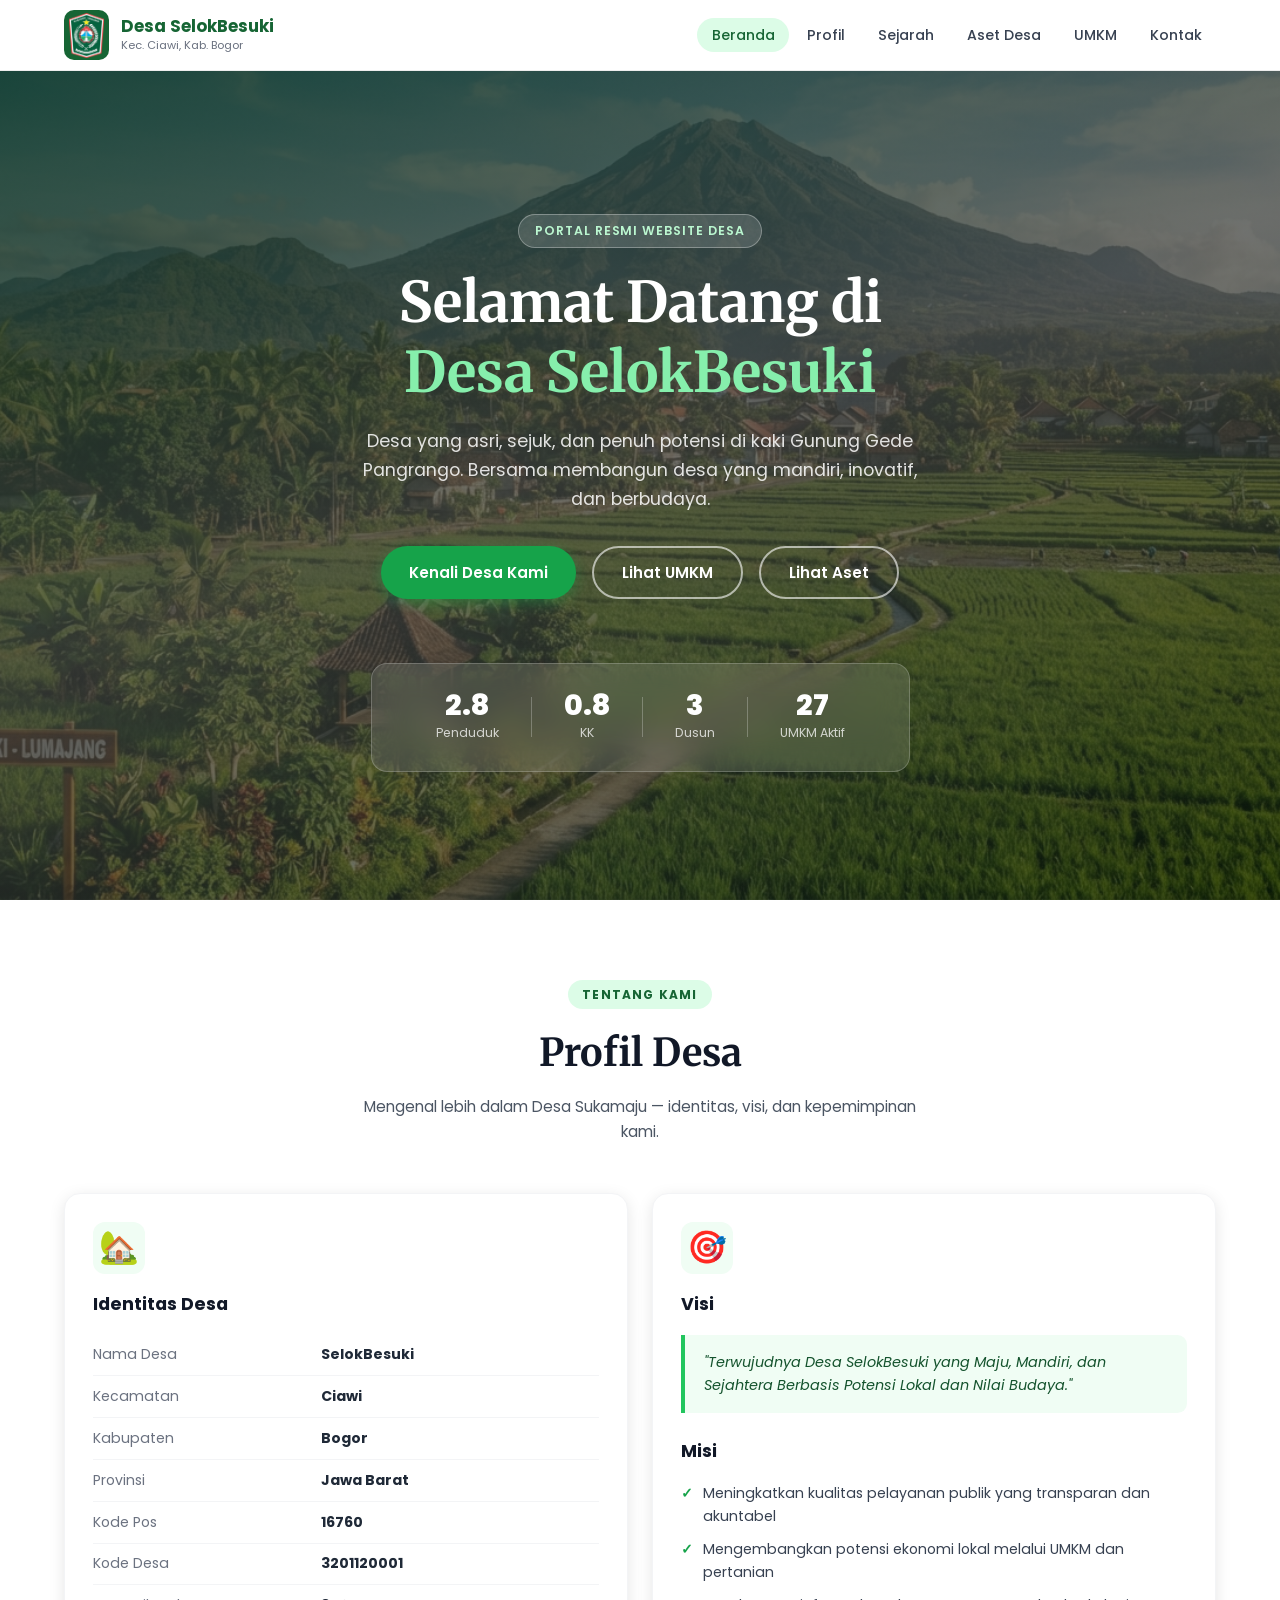
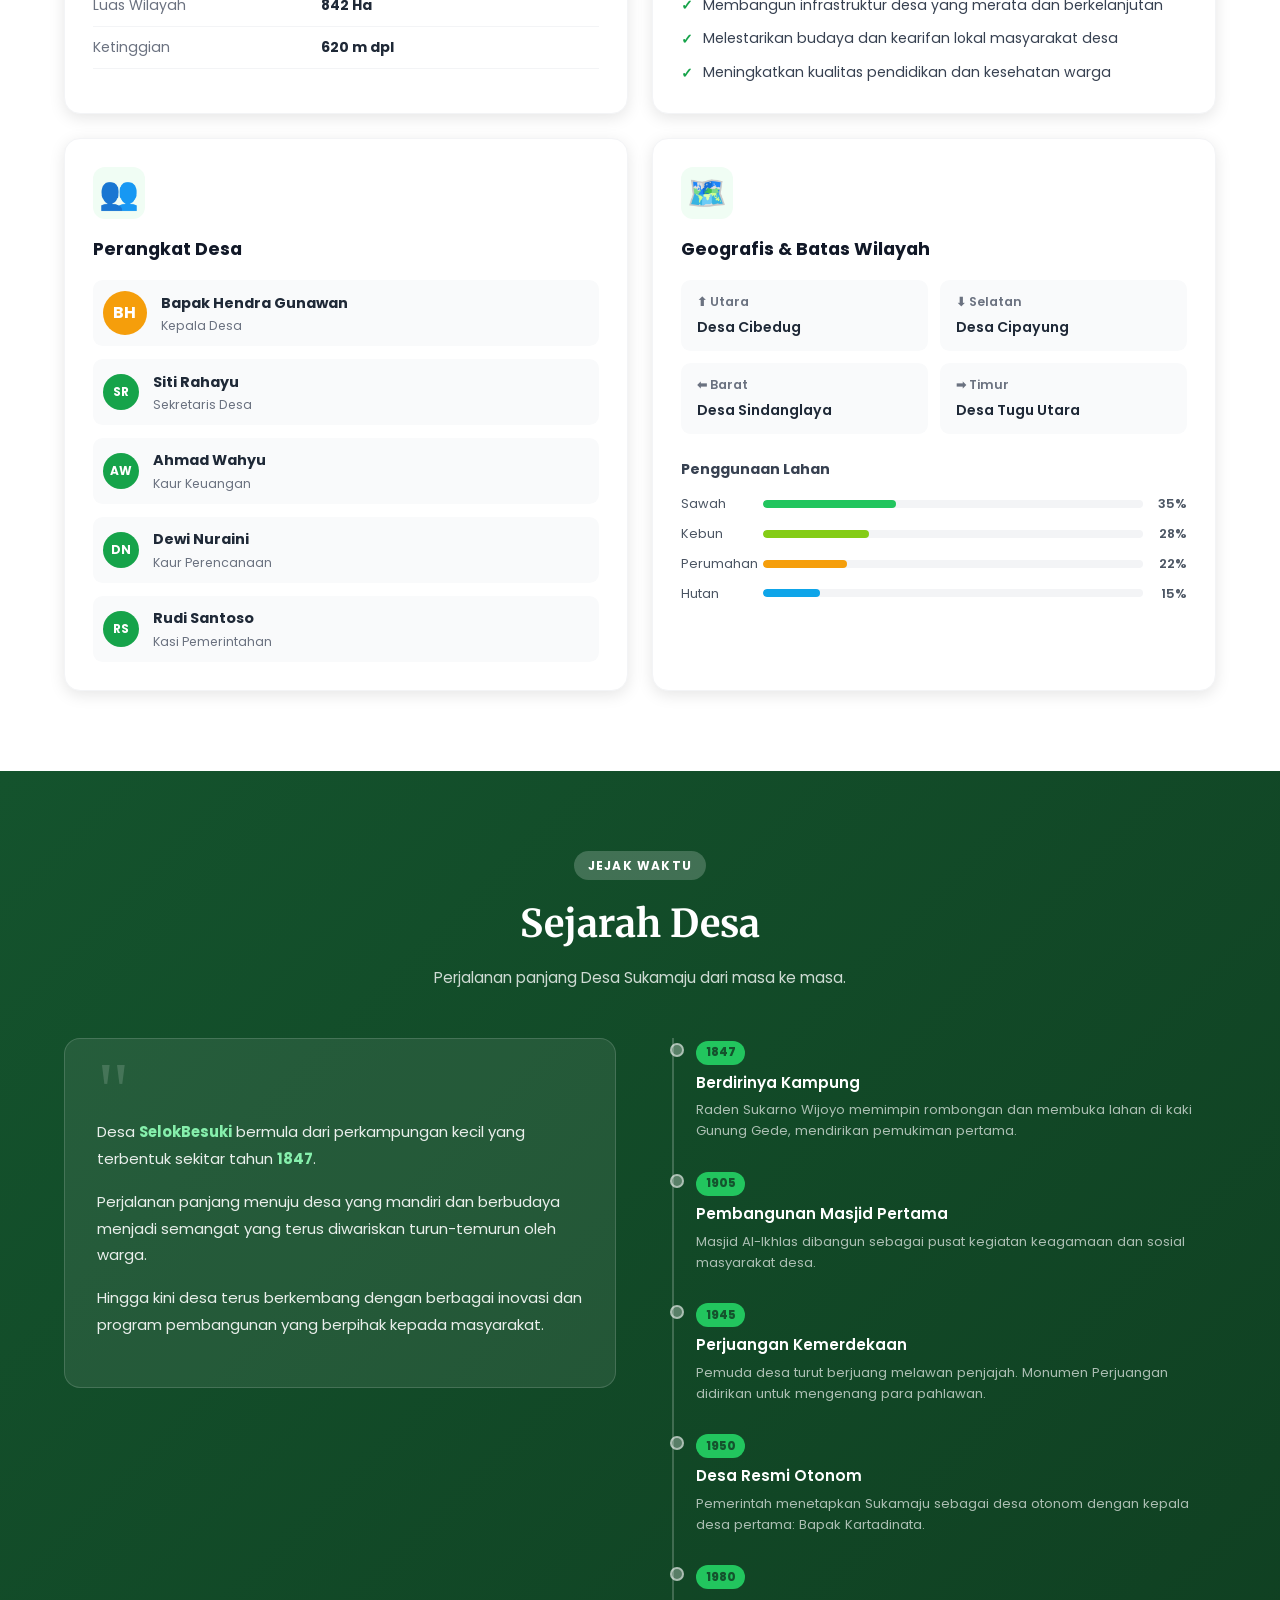
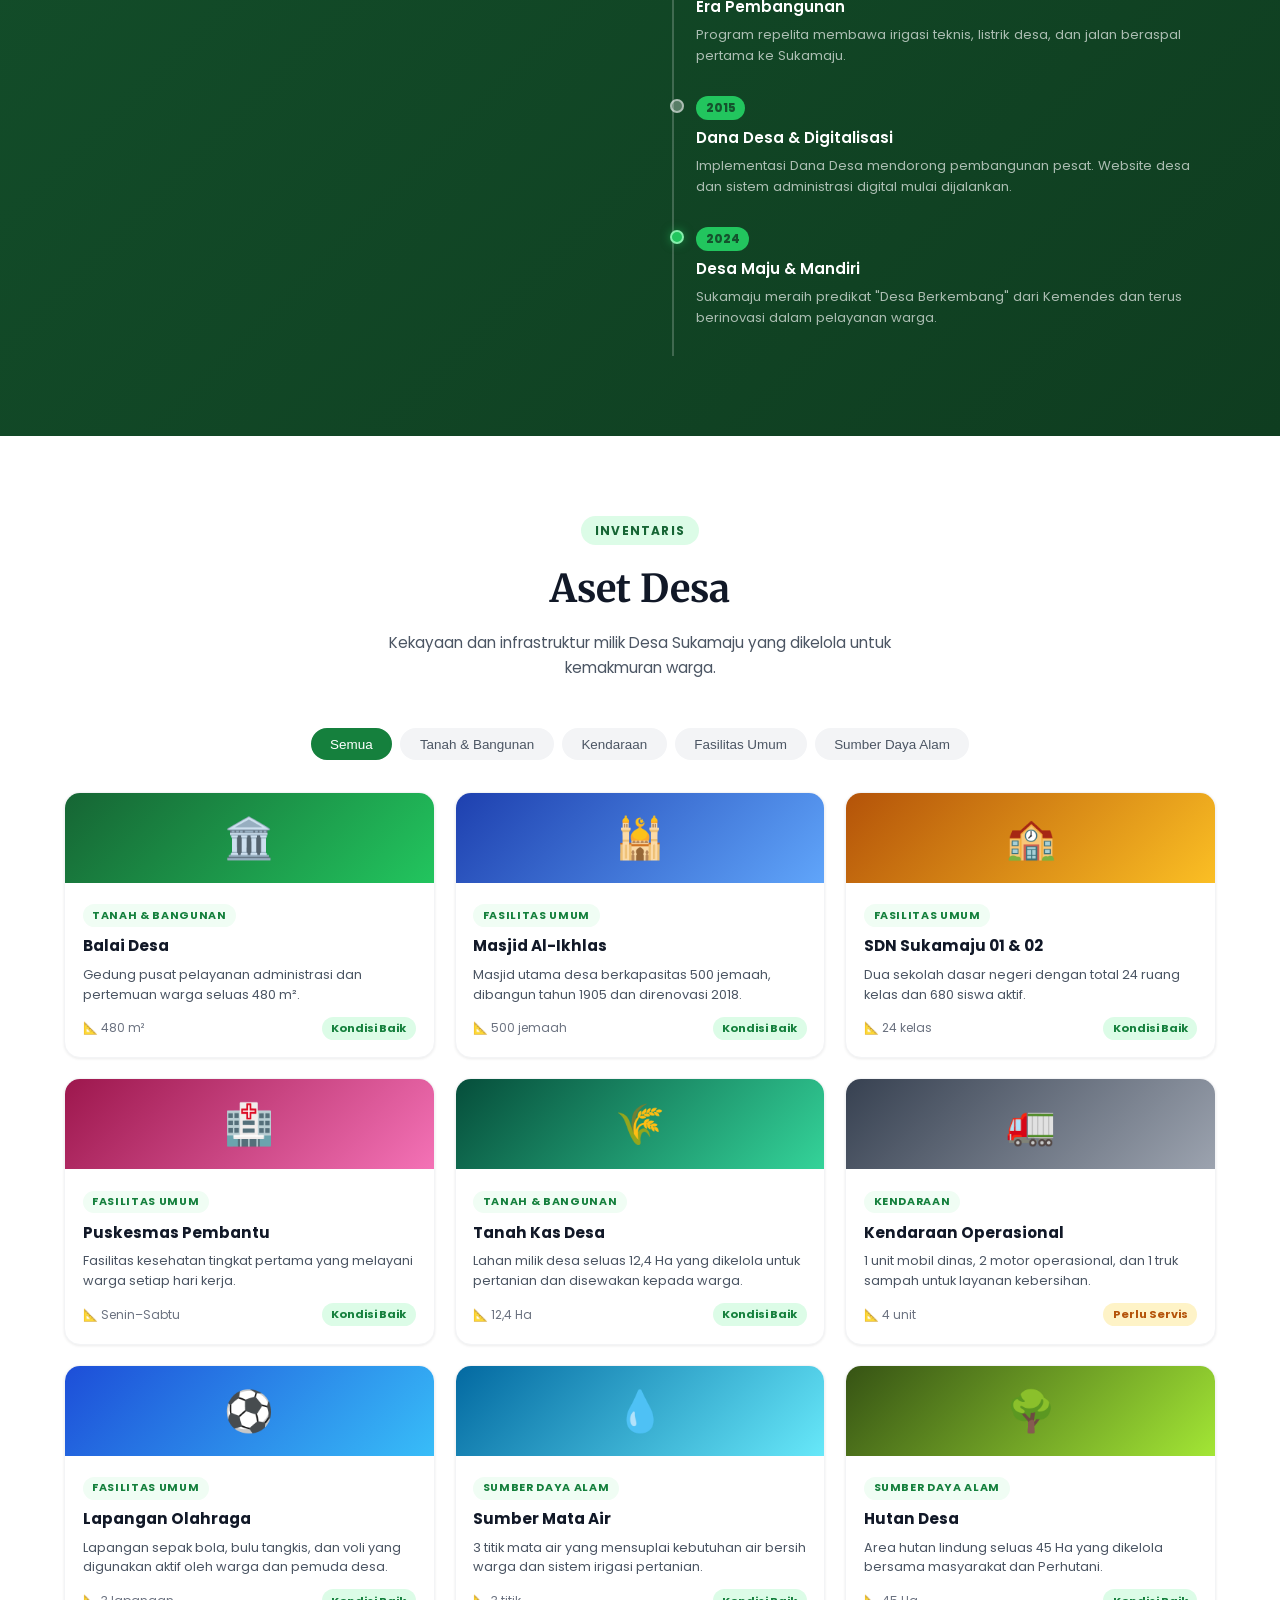
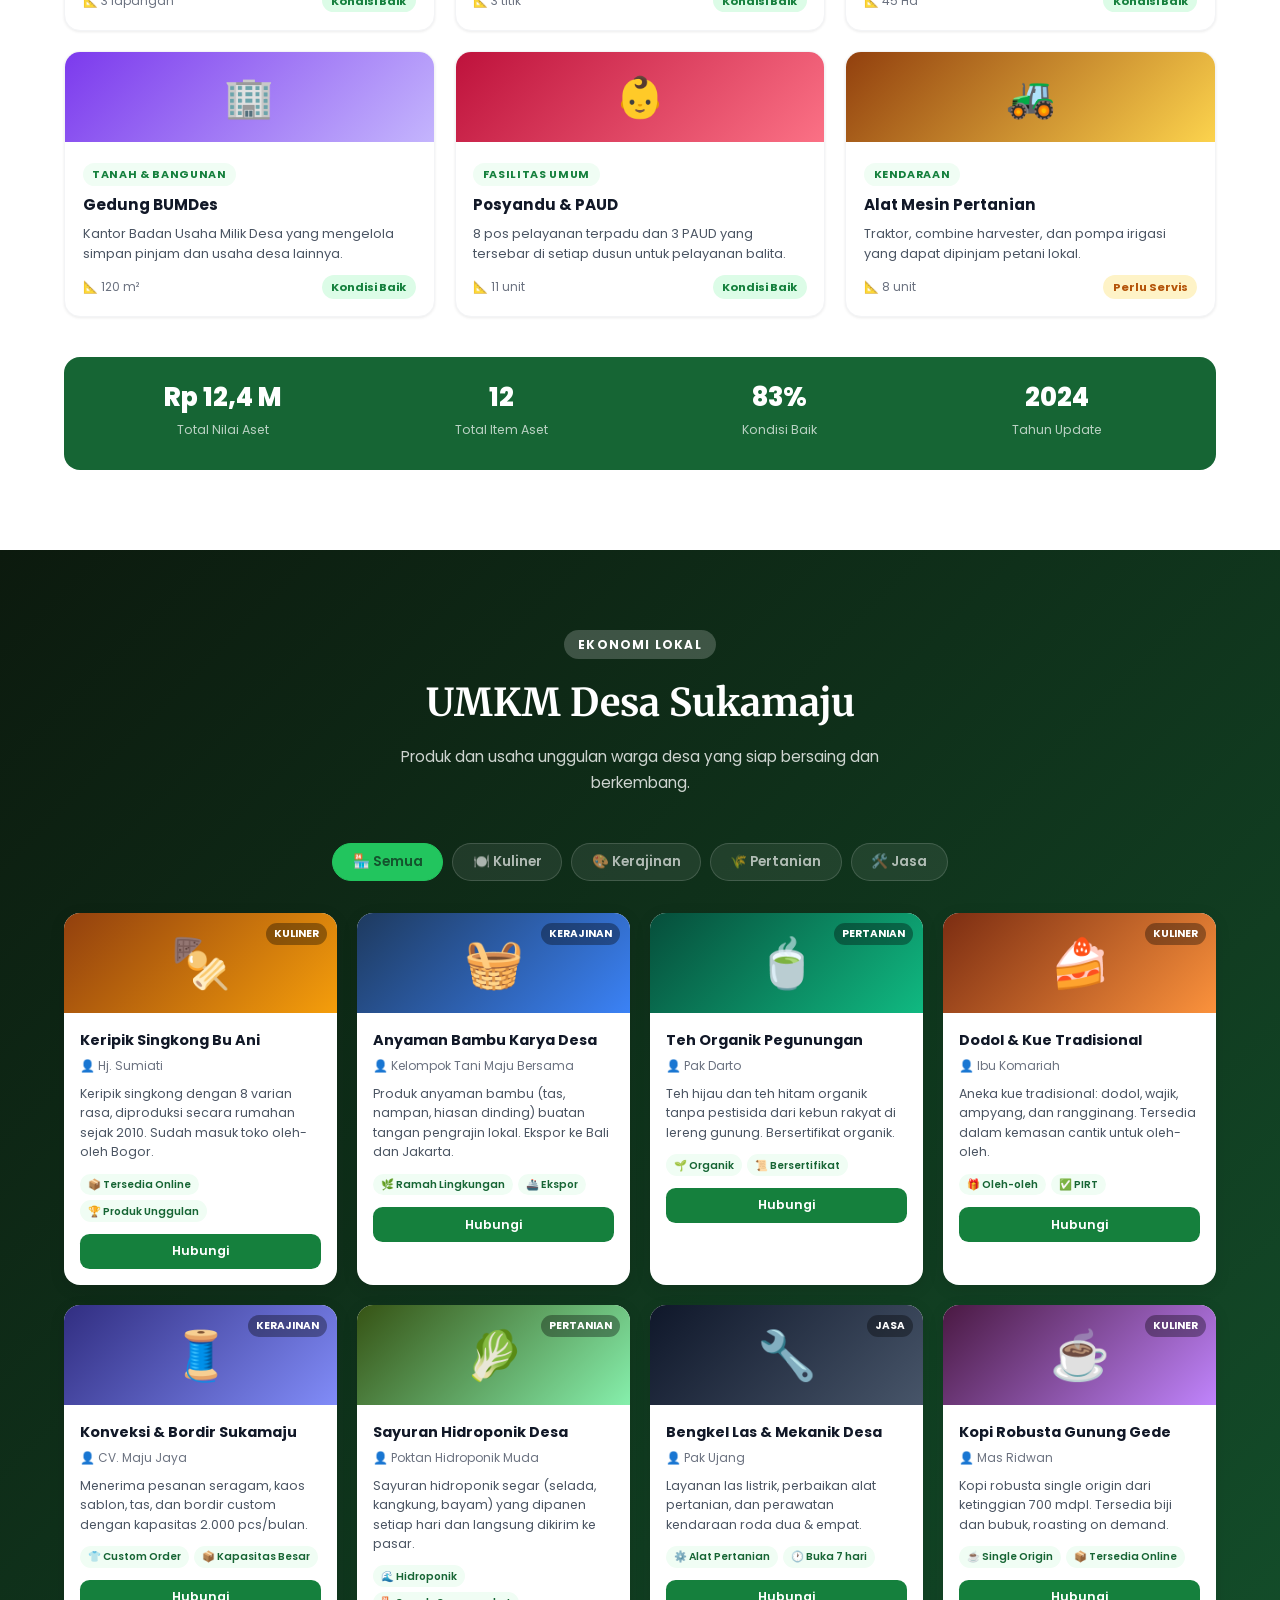
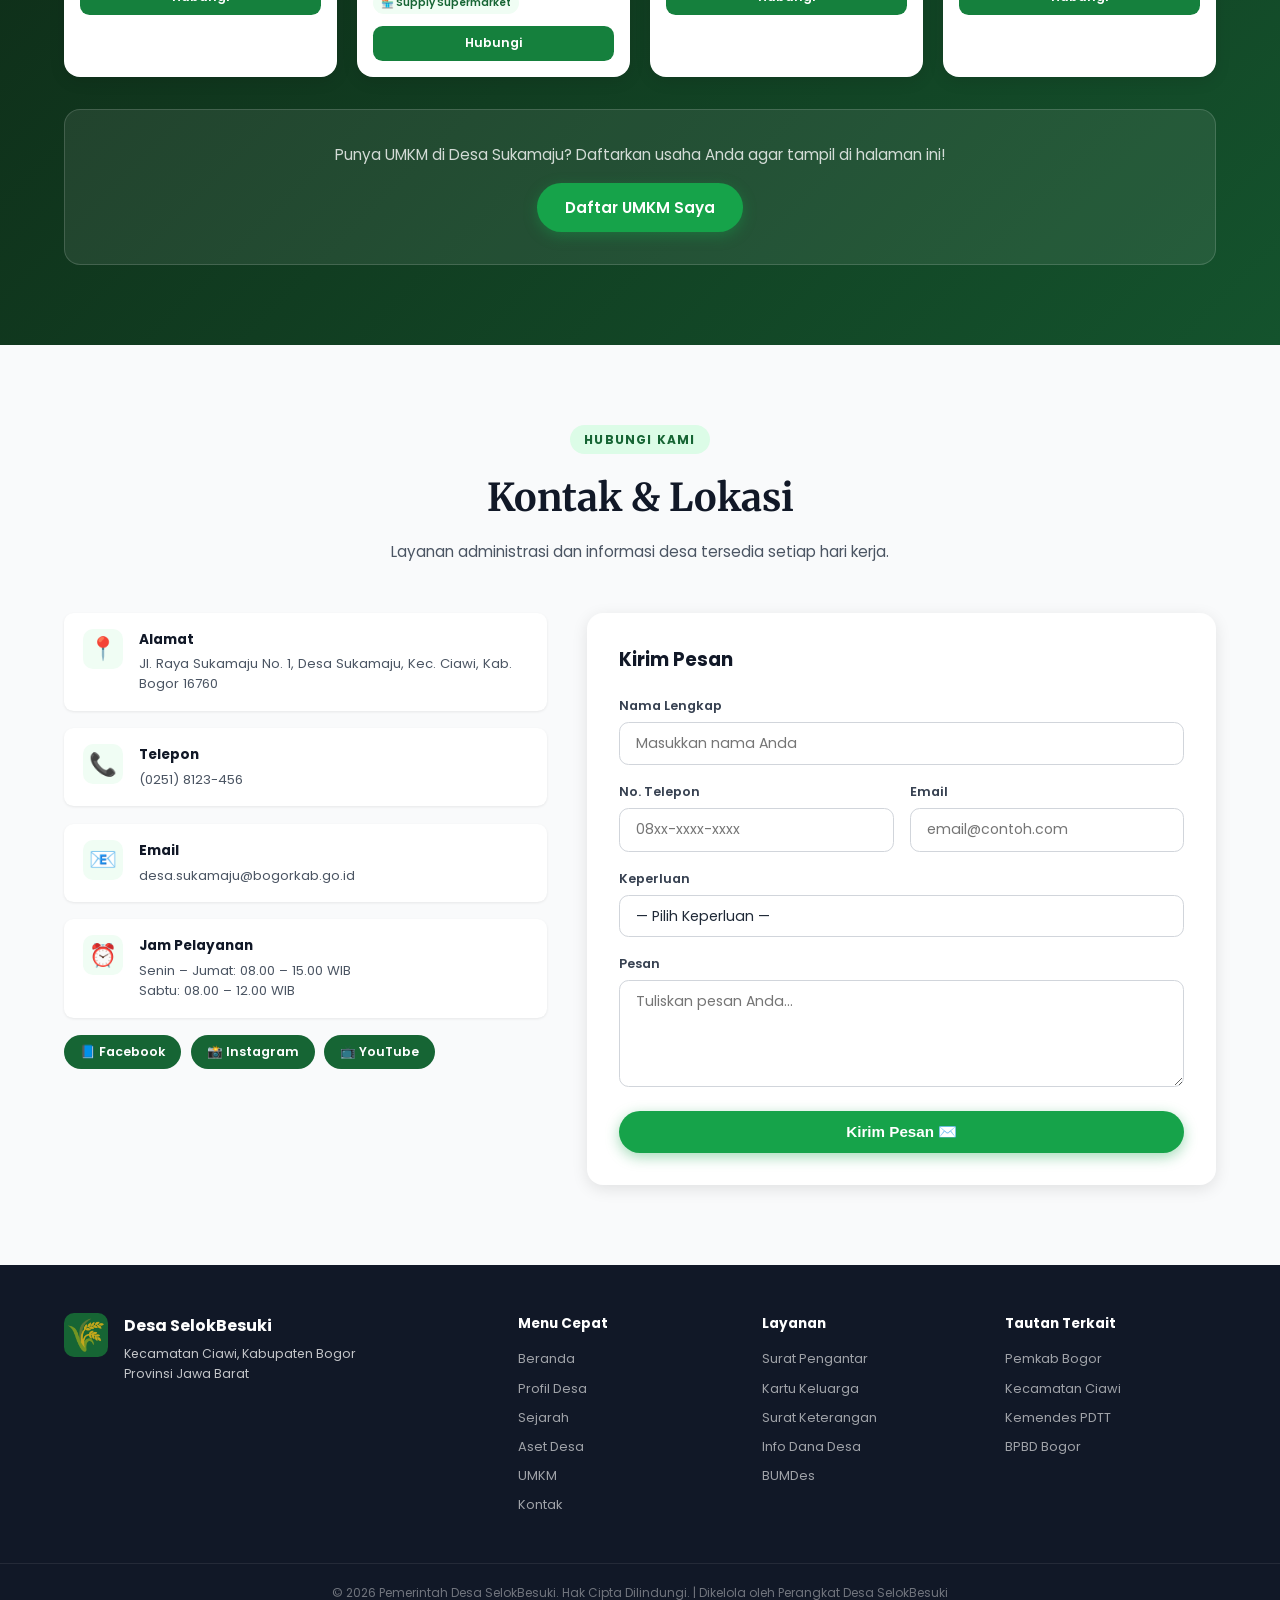
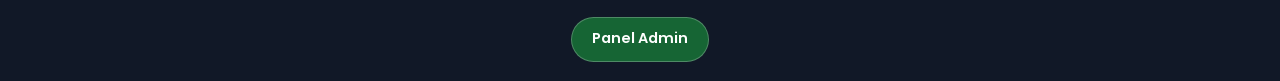
<file: index.html>
<!DOCTYPE html>
<html lang="id">
<head>
  <meta charset="UTF-8" />
  <meta name="viewport" content="width=device-width, initial-scale=1.0" />
  <title>Desa Selokbesuki — Portal Resmi</title>
  <link rel="stylesheet" href="style.css" />
  <link rel="preconnect" href="https://fonts.googleapis.com" />
  <link href="https://fonts.googleapis.com/css2?family=Poppins:wght@300;400;500;600;700;800&family=Merriweather:wght@400;700&display=swap" rel="stylesheet" />
  <script src="shared-data.js"></script>
</head>
<body>

  <!-- ===== NAVBAR ===== -->
  <header id="navbar">
    <div class="container nav-inner">
      <div class="nav-brand">
        <div class="nav-logo">
          <img src="Lumajang.png" alt="Logo Brand" width="35px" height="45px">
        </div>
        <div>
          <span class="nav-title">Desa Selokbesuki</span>
          <span class="nav-sub">Kec. Sukodono, Kab. Lumajang</span>
        </div>
      </div>
      <nav>
        <ul class="nav-links" id="navLinks">
          <li><a href="#beranda" class="nav-link active">Beranda</a></li>
          <li><a href="#profil" class="nav-link">Profil</a></li>
          <li><a href="#sejarah" class="nav-link">Sejarah</a></li>
          <li><a href="#aset" class="nav-link">Aset Desa</a></li>
          <li><a href="#umkm" class="nav-link">UMKM</a></li>
          <li><a href="#kontak" class="nav-link">Kontak</a></li>
        </ul>
      </nav>
      <button class="hamburger" id="hamburger" aria-label="Menu">
        <span></span><span></span><span></span>
      </button>
    </div>
  </header>

  <!-- ===== HERO ===== -->
  <section id="beranda" class="hero">
    <div class="hero-bg"></div>
    <div class="hero-overlay"></div>
    <div class="hero-content">
      <span class="hero-badge">Portal Resmi Website Desa</span>
      <h1 class="hero-title">Selamat Datang di<br><span class="highlight">Desa Selokbesuki</span></h1>
      <p class="hero-desc">
        Desa yang maju, mandiri, dan penuh potensi di kawasan Lumajang Kota.
        Bersama membangun desa yang mandiri, inovatif, dan berbudaya.
      </p>
      <div class="hero-actions">
        <a href="#profil" class="btn btn-primary">Kenali Desa Kami</a>
        <a href="#umkm" class="btn btn-outline">Lihat UMKM</a>
        <a href="#aset" class="btn btn-outline">Lihat Aset</a>
      </div>
    </div>
    <div class="hero-stats">
      <div class="stat-card">
        <span class="stat-num">4.280</span>
        <span class="stat-label">Penduduk</span>
      </div>
      <div class="stat-divider"></div>
      <div class="stat-card">
        <span class="stat-num">1.240</span>
        <span class="stat-label">KK</span>
      </div>
      <div class="stat-divider"></div>
      <div class="stat-card">
        <span class="stat-num">6</span>
        <span class="stat-label">Dusun</span>
      </div>
      <div class="stat-divider"></div>
      <div class="stat-card">
        <span class="stat-num">42</span>
        <span class="stat-label">UMKM Aktif</span>
      </div>
    </div>
  </section>

  <!-- ===== PROFIL DESA ===== -->
  <section id="profil" class="section">
    <div class="container">
      <div class="section-header">
        <span class="section-badge">Tentang Kami</span>
        <h2 class="section-title">Profil Desa</h2>
        <p class="section-desc">Mengenal lebih dalam Desa Sukamaju — identitas, visi, dan kepemimpinan kami.</p>
      </div>

      <div class="profil-grid">
        <div class="profil-card main-info">
          <div class="profil-icon-wrap"><span class="profil-icon">🏡</span></div>
          <h3>Identitas Desa</h3>
          <table class="info-table">
            <tr><td>Nama Desa</td><td><strong>Sukamaju</strong></td></tr>
            <tr><td>Kecamatan</td><td><strong>Ciawi</strong></td></tr>
            <tr><td>Kabupaten</td><td><strong>Bogor</strong></td></tr>
            <tr><td>Provinsi</td><td><strong>Jawa Barat</strong></td></tr>
            <tr><td>Kode Pos</td><td><strong>16760</strong></td></tr>
            <tr><td>Kode Desa</td><td><strong>3201120001</strong></td></tr>
            <tr><td>Luas Wilayah</td><td><strong>842 Ha</strong></td></tr>
            <tr><td>Ketinggian</td><td><strong>620 m dpl</strong></td></tr>
          </table>
        </div>

        <div class="profil-card visi-misi">
          <div class="profil-icon-wrap"><span class="profil-icon">🎯</span></div>
          <h3>Visi</h3>
          <blockquote>
            "Terwujudnya Desa Sukamaju yang Maju, Mandiri, dan Sejahtera Berbasis Potensi Lokal dan Nilai Budaya."
          </blockquote>
          <h3 style="margin-top:1.5rem;">Misi</h3>
          <ul class="misi-list">
            <li>Meningkatkan kualitas pelayanan publik yang transparan dan akuntabel</li>
            <li>Mengembangkan potensi ekonomi lokal melalui UMKM dan pertanian</li>
            <li>Membangun infrastruktur desa yang merata dan berkelanjutan</li>
            <li>Melestarikan budaya dan kearifan lokal masyarakat desa</li>
            <li>Meningkatkan kualitas pendidikan dan kesehatan warga</li>
          </ul>
        </div>

        <div class="profil-card struktur">
          <div class="profil-icon-wrap"><span class="profil-icon">👥</span></div>
          <h3>Perangkat Desa</h3>
          <div class="perangkat-list">
            <div class="perangkat-item kepala">
              <div class="avatar">BH</div>
              <div>
                <strong>Bapak Hendra Gunawan</strong>
                <span>Kepala Desa</span>
              </div>
            </div>
            <div class="perangkat-item">
              <div class="avatar sm">SR</div>
              <div>
                <strong>Siti Rahayu</strong>
                <span>Sekretaris Desa</span>
              </div>
            </div>
            <div class="perangkat-item">
              <div class="avatar sm">AW</div>
              <div>
                <strong>Ahmad Wahyu</strong>
                <span>Kaur Keuangan</span>
              </div>
            </div>
            <div class="perangkat-item">
              <div class="avatar sm">DN</div>
              <div>
                <strong>Dewi Nuraini</strong>
                <span>Kaur Perencanaan</span>
              </div>
            </div>
            <div class="perangkat-item">
              <div class="avatar sm">RS</div>
              <div>
                <strong>Rudi Santoso</strong>
                <span>Kasi Pemerintahan</span>
              </div>
            </div>
          </div>
        </div>

        <div class="profil-card geografis">
          <div class="profil-icon-wrap"><span class="profil-icon">🗺️</span></div>
          <h3>Geografis &amp; Batas Wilayah</h3>
          <div class="batas-grid">
            <div class="batas-item">
              <span class="arah">⬆ Utara</span>
              <span>Desa Cibedug</span>
            </div>
            <div class="batas-item">
              <span class="arah">⬇ Selatan</span>
              <span>Desa Cipayung</span>
            </div>
            <div class="batas-item">
              <span class="arah">⬅ Barat</span>
              <span>Desa Sindanglaya</span>
            </div>
            <div class="batas-item">
              <span class="arah">➡ Timur</span>
              <span>Desa Tugu Utara</span>
            </div>
          </div>
          <div class="land-use">
            <h4>Penggunaan Lahan</h4>
            <div class="bar-wrap">
              <div class="bar-row">
                <span>Sawah</span>
                <div class="bar"><div class="bar-fill" style="width:35%;background:#22c55e"></div></div>
                <span>35%</span>
              </div>
              <div class="bar-row">
                <span>Kebun</span>
                <div class="bar"><div class="bar-fill" style="width:28%;background:#84cc16"></div></div>
                <span>28%</span>
              </div>
              <div class="bar-row">
                <span>Perumahan</span>
                <div class="bar"><div class="bar-fill" style="width:22%;background:#f59e0b"></div></div>
                <span>22%</span>
              </div>
              <div class="bar-row">
                <span>Hutan</span>
                <div class="bar"><div class="bar-fill" style="width:15%;background:#0ea5e9"></div></div>
                <span>15%</span>
              </div>
            </div>
          </div>
        </div>
      </div>
    </div>
  </section>

  <!-- ===== SEJARAH ===== -->
  <section id="sejarah" class="section sejarah-section">
    <div class="container">
      <div class="section-header light">
        <span class="section-badge light">Jejak Waktu</span>
        <h2 class="section-title">Sejarah Desa</h2>
        <p class="section-desc">Perjalanan panjang Desa Sukamaju dari masa ke masa.</p>
      </div>

      <div class="sejarah-layout">
        <div class="sejarah-narasi">
          <div class="narasi-card">
            <div class="quote-mark">"</div>
            <p>
              Desa Sukamaju bermula dari sebuah perkampungan kecil yang didirikan oleh
              <strong>Eyang Raden Sukarno Wijoyo</strong> beserta rombongannya pada sekitar
              tahun <strong>1847 Masehi</strong>. Mereka datang dari wilayah Cianjur mencari
              lahan subur di kaki Gunung Gede.
            </p>
            <p>
              Nama "Sukamaju" diambil dari kata <em>suka</em> (senang/suka) dan <em>maju</em>,
              yang berarti harapan agar kampung ini selalu berkembang dan warganya hidup
              bahagia. Keyakinan ini menjadi pegangan turun-temurun.
            </p>
            <p>
              Pada era kemerdekaan, desa ini resmi terbentuk sebagai desa otonom pada
              tahun <strong>1950</strong> dan terus berkembang dengan ditopang sektor pertanian
              padi dan palawija yang subur.
            </p>
          </div>
        </div>

        <div class="timeline">
          <div class="timeline-item">
            <div class="tl-dot"></div>
            <div class="tl-content">
              <span class="tl-year">1847</span>
              <h4>Berdirinya Kampung</h4>
              <p>Raden Sukarno Wijoyo memimpin rombongan dan membuka lahan di kaki Gunung Gede, mendirikan pemukiman pertama.</p>
            </div>
          </div>
          <div class="timeline-item">
            <div class="tl-dot"></div>
            <div class="tl-content">
              <span class="tl-year">1905</span>
              <h4>Pembangunan Masjid Pertama</h4>
              <p>Masjid Al-Ikhlas dibangun sebagai pusat kegiatan keagamaan dan sosial masyarakat desa.</p>
            </div>
          </div>
          <div class="timeline-item">
            <div class="tl-dot"></div>
            <div class="tl-content">
              <span class="tl-year">1945</span>
              <h4>Perjuangan Kemerdekaan</h4>
              <p>Pemuda desa turut berjuang melawan penjajah. Monumen Perjuangan didirikan untuk mengenang para pahlawan.</p>
            </div>
          </div>
          <div class="timeline-item">
            <div class="tl-dot"></div>
            <div class="tl-content">
              <span class="tl-year">1950</span>
              <h4>Desa Resmi Otonom</h4>
              <p>Pemerintah menetapkan Sukamaju sebagai desa otonom dengan kepala desa pertama: Bapak Kartadinata.</p>
            </div>
          </div>
          <div class="timeline-item">
            <div class="tl-dot"></div>
            <div class="tl-content">
              <span class="tl-year">1980</span>
              <h4>Era Pembangunan</h4>
              <p>Program repelita membawa irigasi teknis, listrik desa, dan jalan beraspal pertama ke Sukamaju.</p>
            </div>
          </div>
          <div class="timeline-item">
            <div class="tl-dot"></div>
            <div class="tl-content">
              <span class="tl-year">2015</span>
              <h4>Dana Desa & Digitalisasi</h4>
              <p>Implementasi Dana Desa mendorong pembangunan pesat. Website desa dan sistem administrasi digital mulai dijalankan.</p>
            </div>
          </div>
          <div class="timeline-item active">
            <div class="tl-dot"></div>
            <div class="tl-content">
              <span class="tl-year">2024</span>
              <h4>Desa Maju & Mandiri</h4>
              <p>Sukamaju meraih predikat "Desa Berkembang" dari Kemendes dan terus berinovasi dalam pelayanan warga.</p>
            </div>
          </div>
        </div>
      </div>
    </div>
  </section>

  <!-- ===== ASET DESA ===== -->
  <section id="aset" class="section">
    <div class="container">
      <div class="section-header">
        <span class="section-badge">Inventaris</span>
        <h2 class="section-title">Aset Desa</h2>
        <p class="section-desc">Kekayaan dan infrastruktur milik Desa Sukamaju yang dikelola untuk kemakmuran warga.</p>
      </div>

      <div class="aset-filter">
        <button class="filter-btn active" data-filter="all">Semua</button>
        <button class="filter-btn" data-filter="tanah">Tanah & Bangunan</button>
        <button class="filter-btn" data-filter="kendaraan">Kendaraan</button>
        <button class="filter-btn" data-filter="fasilitas">Fasilitas Umum</button>
        <button class="filter-btn" data-filter="alam">Sumber Daya Alam</button>
      </div>

      <div class="aset-grid" id="asetGrid">

        <div class="aset-card" data-kategori="tanah">
          <div class="aset-img" style="background:linear-gradient(135deg,#166534,#22c55e)">🏛️</div>
          <div class="aset-body">
            <span class="aset-tag">Tanah &amp; Bangunan</span>
            <h4>Balai Desa</h4>
            <p>Gedung pusat pelayanan administrasi dan pertemuan warga seluas 480 m².</p>
            <div class="aset-meta">
              <span>📐 480 m²</span>
              <span class="aset-status baik">Kondisi Baik</span>
            </div>
          </div>
        </div>

        <div class="aset-card" data-kategori="fasilitas">
          <div class="aset-img" style="background:linear-gradient(135deg,#1e40af,#60a5fa)">🕌</div>
          <div class="aset-body">
            <span class="aset-tag">Fasilitas Umum</span>
            <h4>Masjid Al-Ikhlas</h4>
            <p>Masjid utama desa berkapasitas 500 jemaah, dibangun tahun 1905 dan direnovasi 2018.</p>
            <div class="aset-meta">
              <span>👥 500 jemaah</span>
              <span class="aset-status baik">Kondisi Baik</span>
            </div>
          </div>
        </div>

        <div class="aset-card" data-kategori="fasilitas">
          <div class="aset-img" style="background:linear-gradient(135deg,#b45309,#fbbf24)">🏫</div>
          <div class="aset-body">
            <span class="aset-tag">Fasilitas Umum</span>
            <h4>SDN Sukamaju 01 &amp; 02</h4>
            <p>Dua sekolah dasar negeri dengan total 24 ruang kelas dan 680 siswa aktif.</p>
            <div class="aset-meta">
              <span>🏫 24 kelas</span>
              <span class="aset-status baik">Kondisi Baik</span>
            </div>
          </div>
        </div>

        <div class="aset-card" data-kategori="fasilitas">
          <div class="aset-img" style="background:linear-gradient(135deg,#9d174d,#f472b6)">🏥</div>
          <div class="aset-body">
            <span class="aset-tag">Fasilitas Umum</span>
            <h4>Puskesmas Pembantu</h4>
            <p>Fasilitas kesehatan tingkat pertama yang melayani warga setiap hari kerja.</p>
            <div class="aset-meta">
              <span>⏰ Senin–Sabtu</span>
              <span class="aset-status baik">Kondisi Baik</span>
            </div>
          </div>
        </div>

        <div class="aset-card" data-kategori="tanah">
          <div class="aset-img" style="background:linear-gradient(135deg,#064e3b,#34d399)">🌾</div>
          <div class="aset-body">
            <span class="aset-tag">Tanah &amp; Bangunan</span>
            <h4>Tanah Kas Desa</h4>
            <p>Lahan milik desa seluas 12,4 Ha yang dikelola untuk pertanian dan disewakan kepada warga.</p>
            <div class="aset-meta">
              <span>📐 12,4 Ha</span>
              <span class="aset-status baik">Produktif</span>
            </div>
          </div>
        </div>

        <div class="aset-card" data-kategori="kendaraan">
          <div class="aset-img" style="background:linear-gradient(135deg,#374151,#9ca3af)">🚛</div>
          <div class="aset-body">
            <span class="aset-tag">Kendaraan</span>
            <h4>Kendaraan Operasional</h4>
            <p>1 unit mobil dinas, 2 motor operasional, dan 1 truk sampah untuk layanan kebersihan.</p>
            <div class="aset-meta">
              <span>🚗 4 unit</span>
              <span class="aset-status sedang">Perlu Servis</span>
            </div>
          </div>
        </div>

        <div class="aset-card" data-kategori="fasilitas">
          <div class="aset-img" style="background:linear-gradient(135deg,#1d4ed8,#38bdf8)">⚽</div>
          <div class="aset-body">
            <span class="aset-tag">Fasilitas Umum</span>
            <h4>Lapangan Olahraga</h4>
            <p>Lapangan sepak bola, bulu tangkis, dan voli yang digunakan aktif oleh warga dan pemuda desa.</p>
            <div class="aset-meta">
              <span>🏟️ 3 lapangan</span>
              <span class="aset-status baik">Kondisi Baik</span>
            </div>
          </div>
        </div>

        <div class="aset-card" data-kategori="alam">
          <div class="aset-img" style="background:linear-gradient(135deg,#0369a1,#67e8f9)">💧</div>
          <div class="aset-body">
            <span class="aset-tag">Sumber Daya Alam</span>
            <h4>Sumber Mata Air</h4>
            <p>3 titik mata air yang mensuplai kebutuhan air bersih warga dan sistem irigasi pertanian.</p>
            <div class="aset-meta">
              <span>💧 3 titik</span>
              <span class="aset-status baik">Terlindungi</span>
            </div>
          </div>
        </div>

        <div class="aset-card" data-kategori="alam">
          <div class="aset-img" style="background:linear-gradient(135deg,#365314,#a3e635)">🌳</div>
          <div class="aset-body">
            <span class="aset-tag">Sumber Daya Alam</span>
            <h4>Hutan Desa</h4>
            <p>Area hutan lindung seluas 45 Ha yang dikelola bersama masyarakat dan Perhutani.</p>
            <div class="aset-meta">
              <span>🌳 45 Ha</span>
              <span class="aset-status baik">Terjaga</span>
            </div>
          </div>
        </div>

        <div class="aset-card" data-kategori="tanah">
          <div class="aset-img" style="background:linear-gradient(135deg,#7c3aed,#c4b5fd)">🏢</div>
          <div class="aset-body">
            <span class="aset-tag">Tanah &amp; Bangunan</span>
            <h4>Gedung BUMDes</h4>
            <p>Kantor Badan Usaha Milik Desa yang mengelola simpan pinjam dan usaha desa lainnya.</p>
            <div class="aset-meta">
              <span>📐 120 m²</span>
              <span class="aset-status baik">Aktif</span>
            </div>
          </div>
        </div>

        <div class="aset-card" data-kategori="fasilitas">
          <div class="aset-img" style="background:linear-gradient(135deg,#be123c,#fb7185)">👶</div>
          <div class="aset-body">
            <span class="aset-tag">Fasilitas Umum</span>
            <h4>Posyandu &amp; PAUD</h4>
            <p>8 pos pelayanan terpadu dan 3 PAUD yang tersebar di setiap dusun untuk pelayanan balita.</p>
            <div class="aset-meta">
              <span>🏠 11 unit</span>
              <span class="aset-status baik">Aktif</span>
            </div>
          </div>
        </div>

        <div class="aset-card" data-kategori="kendaraan">
          <div class="aset-img" style="background:linear-gradient(135deg,#92400e,#fcd34d)">🌾</div>
          <div class="aset-body">
            <span class="aset-tag">Kendaraan</span>
            <h4>Alat Mesin Pertanian</h4>
            <p>Traktor, combine harvester, dan pompa irigasi yang dapat dipinjam petani lokal.</p>
            <div class="aset-meta">
              <span>🚜 8 unit</span>
              <span class="aset-status sedang">Sebagian Aktif</span>
            </div>
          </div>
        </div>

      </div>

      <!-- Summary Aset -->
      <div class="aset-summary">
        <div class="summary-item">
          <span class="sum-num">Rp 12,4 M</span>
          <span class="sum-label">Total Nilai Aset</span>
        </div>
        <div class="summary-item">
          <span class="sum-num">48</span>
          <span class="sum-label">Total Item Aset</span>
        </div>
        <div class="summary-item">
          <span class="sum-num">89%</span>
          <span class="sum-label">Kondisi Baik</span>
        </div>
        <div class="summary-item">
          <span class="sum-num">2024</span>
          <span class="sum-label">Tahun Update</span>
        </div>
      </div>
    </div>
  </section>

  <!-- ===== UMKM ===== -->
  <section id="umkm" class="section umkm-section">
    <div class="container">
      <div class="section-header light">
        <span class="section-badge light">Ekonomi Lokal</span>
        <h2 class="section-title">UMKM Desa Sukamaju</h2>
        <p class="section-desc">Produk dan usaha unggulan warga desa yang siap bersaing dan berkembang.</p>
      </div>

      <div class="umkm-kategori">
        <div class="uk-item active" data-uk="all">🏪 Semua</div>
        <div class="uk-item" data-uk="kuliner">🍽️ Kuliner</div>
        <div class="uk-item" data-uk="kerajinan">🎨 Kerajinan</div>
        <div class="uk-item" data-uk="pertanian">🌾 Pertanian</div>
        <div class="uk-item" data-uk="jasa">🛠️ Jasa</div>
      </div>

      <div class="umkm-grid" id="umkmGrid">

        <div class="umkm-card" data-uk="kuliner">
          <div class="umkm-banner" style="background:linear-gradient(135deg,#92400e,#f59e0b)">
            <span class="umkm-emoji">🍢</span>
            <span class="umkm-kat-badge">Kuliner</span>
          </div>
          <div class="umkm-body">
            <h4>Keripik Singkong Bu Ani</h4>
            <p class="umkm-pemilik">👤 Hj. Sumiati</p>
            <p>Keripik singkong dengan 8 varian rasa, diproduksi secara rumahan sejak 2010. Sudah masuk toko oleh-oleh Bogor.</p>
            <div class="umkm-tags">
              <span>📦 Tersedia Online</span>
              <span>🏆 Produk Unggulan</span>
            </div>
            <a href="#kontak" class="umkm-btn">Hubungi</a>
          </div>
        </div>

        <div class="umkm-card" data-uk="kerajinan">
          <div class="umkm-banner" style="background:linear-gradient(135deg,#1e3a5f,#3b82f6)">
            <span class="umkm-emoji">🧺</span>
            <span class="umkm-kat-badge">Kerajinan</span>
          </div>
          <div class="umkm-body">
            <h4>Anyaman Bambu Karya Desa</h4>
            <p class="umkm-pemilik">👤 Kelompok Tani Maju Bersama</p>
            <p>Produk anyaman bambu (tas, nampan, hiasan dinding) buatan tangan pengrajin lokal. Ekspor ke Bali dan Jakarta.</p>
            <div class="umkm-tags">
              <span>🌿 Ramah Lingkungan</span>
              <span>🚢 Ekspor</span>
            </div>
            <a href="#kontak" class="umkm-btn">Hubungi</a>
          </div>
        </div>

        <div class="umkm-card" data-uk="pertanian">
          <div class="umkm-banner" style="background:linear-gradient(135deg,#064e3b,#10b981)">
            <span class="umkm-emoji">🍵</span>
            <span class="umkm-kat-badge">Pertanian</span>
          </div>
          <div class="umkm-body">
            <h4>Teh Organik Pegunungan</h4>
            <p class="umkm-pemilik">👤 Pak Darto</p>
            <p>Teh hijau dan teh hitam organik tanpa pestisida dari kebun rakyat di lereng gunung. Bersertifikat organik.</p>
            <div class="umkm-tags">
              <span>🌱 Organik</span>
              <span>📜 Bersertifikat</span>
            </div>
            <a href="#kontak" class="umkm-btn">Hubungi</a>
          </div>
        </div>

        <div class="umkm-card" data-uk="kuliner">
          <div class="umkm-banner" style="background:linear-gradient(135deg,#7c2d12,#fb923c)">
            <span class="umkm-emoji">🍰</span>
            <span class="umkm-kat-badge">Kuliner</span>
          </div>
          <div class="umkm-body">
            <h4>Dodol &amp; Kue Tradisional Nusantara</h4>
            <p class="umkm-pemilik">👤 Ibu Komariah</p>
            <p>Aneka kue tradisional: dodol, wajik, ampyang, dan rangginang. Tersedia dalam kemasan cantik untuk oleh-oleh.</p>
            <div class="umkm-tags">
              <span>🎁 Oleh-oleh</span>
              <span>✅ PIRT</span>
            </div>
            <a href="#kontak" class="umkm-btn">Hubungi</a>
          </div>
        </div>

        <div class="umkm-card" data-uk="jasa">
          <div class="umkm-banner" style="background:linear-gradient(135deg,#312e81,#818cf8)">
            <span class="umkm-emoji">🧵</span>
            <span class="umkm-kat-badge">Kerajinan</span>
          </div>
          <div class="umkm-body">
            <h4>Konveksi &amp; Bordir Sukamaju</h4>
            <p class="umkm-pemilik">👤 CV. Maju Jaya</p>
            <p>Menerima pesanan seragam, kaos sablon, tas, dan bordir custom dengan kapasitas 2.000 pcs/bulan.</p>
            <div class="umkm-tags">
              <span>👕 Custom Order</span>
              <span>📦 Kapasitas Besar</span>
            </div>
            <a href="#kontak" class="umkm-btn">Hubungi</a>
          </div>
        </div>

        <div class="umkm-card" data-uk="pertanian">
          <div class="umkm-banner" style="background:linear-gradient(135deg,#365314,#86efac)">
            <span class="umkm-emoji">🥬</span>
            <span class="umkm-kat-badge">Pertanian</span>
          </div>
          <div class="umkm-body">
            <h4>Sayuran Hidroponik Desa</h4>
            <p class="umkm-pemilik">👤 Poktan Hidroponik Muda</p>
            <p>Sayuran hidroponik segar (selada, kangkung, bayam) yang dipanen setiap hari dan langsung dikirim ke pasar.</p>
            <div class="umkm-tags">
              <span>🌊 Hidroponik</span>
              <span>🏪 Supply Supermarket</span>
            </div>
            <a href="#kontak" class="umkm-btn">Hubungi</a>
          </div>
        </div>

        <div class="umkm-card" data-uk="jasa">
          <div class="umkm-banner" style="background:linear-gradient(135deg,#0f172a,#475569)">
            <span class="umkm-emoji">🔧</span>
            <span class="umkm-kat-badge">Jasa</span>
          </div>
          <div class="umkm-body">
            <h4>Bengkel Las &amp; Mekanik Desa</h4>
            <p class="umkm-pemilik">👤 Pak Ujang</p>
            <p>Layanan las listrik, perbaikan alat pertanian, dan perawatan kendaraan roda dua &amp; empat.</p>
            <div class="umkm-tags">
              <span>⚙️ Alat Pertanian</span>
              <span>🕐 Buka 7 hari</span>
            </div>
            <a href="#kontak" class="umkm-btn">Hubungi</a>
          </div>
        </div>

        <div class="umkm-card" data-uk="kuliner">
          <div class="umkm-banner" style="background:linear-gradient(135deg,#4a1942,#c084fc)">
            <span class="umkm-emoji">☕</span>
            <span class="umkm-kat-badge">Kuliner</span>
          </div>
          <div class="umkm-body">
            <h4>Kopi Robusta Gunung Gede</h4>
            <p class="umkm-pemilik">👤 Mas Ridwan</p>
            <p>Kopi robusta single origin dari ketinggian 700 mdpl. Tersedia biji dan bubuk, roasting on demand.</p>
            <div class="umkm-tags">
              <span>☕ Single Origin</span>
              <span>📦 Tersedia Online</span>
            </div>
            <a href="#kontak" class="umkm-btn">Hubungi</a>
          </div>
        </div>

      </div>

      <div class="umkm-cta">
        <p>Punya UMKM di Desa Sukamaju? Daftarkan usaha Anda agar tampil di halaman ini!</p>
        <a href="#kontak" class="btn btn-primary">Daftar UMKM Saya</a>
      </div>
    </div>
  </section>

  <!-- ===== KONTAK ===== -->
  <section id="kontak" class="section kontak-section">
    <div class="container">
      <div class="section-header">
        <span class="section-badge">Hubungi Kami</span>
        <h2 class="section-title">Kontak &amp; Lokasi</h2>
        <p class="section-desc">Layanan administrasi dan informasi desa tersedia setiap hari kerja.</p>
      </div>

      <div class="kontak-grid">
        <div class="kontak-info">
          <div class="kontak-item">
            <div class="kontak-icon">📍</div>
            <div>
              <strong>Alamat</strong>
              <p>Jl. Raya Sukamaju No. 1, Desa Sukamaju, Kec. Ciawi, Kab. Bogor 16760</p>
            </div>
          </div>
          <div class="kontak-item">
            <div class="kontak-icon">📞</div>
            <div>
              <strong>Telepon</strong>
              <p>(0251) 8123-456</p>
            </div>
          </div>
          <div class="kontak-item">
            <div class="kontak-icon">📧</div>
            <div>
              <strong>Email</strong>
              <p>desa.sukamaju@bogorkab.go.id</p>
            </div>
          </div>
          <div class="kontak-item">
            <div class="kontak-icon">⏰</div>
            <div>
              <strong>Jam Pelayanan</strong>
              <p>Senin – Jumat: 08.00 – 15.00 WIB<br>Sabtu: 08.00 – 12.00 WIB</p>
            </div>
          </div>
          <div class="kontak-sosmed">
            <a href="#" class="sosmed-btn" aria-label="Facebook">📘 Facebook</a>
            <a href="#" class="sosmed-btn" aria-label="Instagram">📸 Instagram</a>
            <a href="#" class="sosmed-btn" aria-label="YouTube">📺 YouTube</a>
          </div>
        </div>

        <div class="kontak-form">
          <h3>Kirim Pesan</h3>
          <form id="kontakForm" novalidate>
            <div class="form-group">
              <label>Nama Lengkap</label>
              <input type="text" placeholder="Masukkan nama Anda" required />
            </div>
            <div class="form-row">
              <div class="form-group">
                <label>No. Telepon</label>
                <input type="tel" placeholder="08xx-xxxx-xxxx" />
              </div>
              <div class="form-group">
                <label>Email</label>
                <input type="email" placeholder="email@contoh.com" />
              </div>
            </div>
            <div class="form-group">
              <label>Keperluan</label>
              <select>
                <option value="">— Pilih Keperluan —</option>
                <option>Administrasi Kependudukan</option>
                <option>Informasi UMKM</option>
                <option>Pengaduan</option>
                <option>Kerjasama / Investasi</option>
                <option>Lainnya</option>
              </select>
            </div>
            <div class="form-group">
              <label>Pesan</label>
              <textarea rows="4" placeholder="Tuliskan pesan Anda…"></textarea>
            </div>
            <button type="submit" class="btn btn-primary full-width" id="submitBtn">Kirim Pesan ✉️</button>
          </form>
        </div>
      </div>
    </div>
  </section>

  <!-- ===== FOOTER ===== -->
  <footer class="footer">
    <div class="container footer-inner">
      <div class="footer-brand">
        <div class="footer-logo">🌾</div>
        <div>
          <strong>Desa Sukamaju</strong>
          <p>Kecamatan Ciawi, Kabupaten Bogor<br>Provinsi Jawa Barat</p>
        </div>
      </div>
      <div class="footer-links">
        <strong>Menu Cepat</strong>
        <a href="#beranda">Beranda</a>
        <a href="#profil">Profil Desa</a>
        <a href="#sejarah">Sejarah</a>
        <a href="#aset">Aset Desa</a>
        <a href="#umkm">UMKM</a>
        <a href="#kontak">Kontak</a>
      </div>
      <div class="footer-links">
        <strong>Layanan</strong>
        <a href="#">Surat Pengantar</a>
        <a href="#">Kartu Keluarga</a>
        <a href="#">Surat Keterangan</a>
        <a href="#">Info Dana Desa</a>
        <a href="#">BUMDes</a>
      </div>
      <div class="footer-links">
        <strong>Tautan Terkait</strong>
        <a href="#">Pemkab Bogor</a>
        <a href="#">Kecamatan Ciawi</a>
        <a href="#">Kemendes PDTT</a>
        <a href="#">BPBD Bogor</a>
      </div>
    </div>
    <div class="footer-bottom">
      <p>© 2026 KKN UNISYA Desa Selokbesuki. Hak Cipta Dilindungi. | Dikelola oleh Perangkat Desa Selokbesuki</p>
      <a class="footer-admin-link" href="admin/index.html">Panel Admin</a>
    </div>
  </footer>

  <!-- Back to Top -->
  <button class="back-to-top" id="backToTop" aria-label="Kembali ke atas">↑</button>

  <script src="script.js"></script>
</body>
</html>
</file>
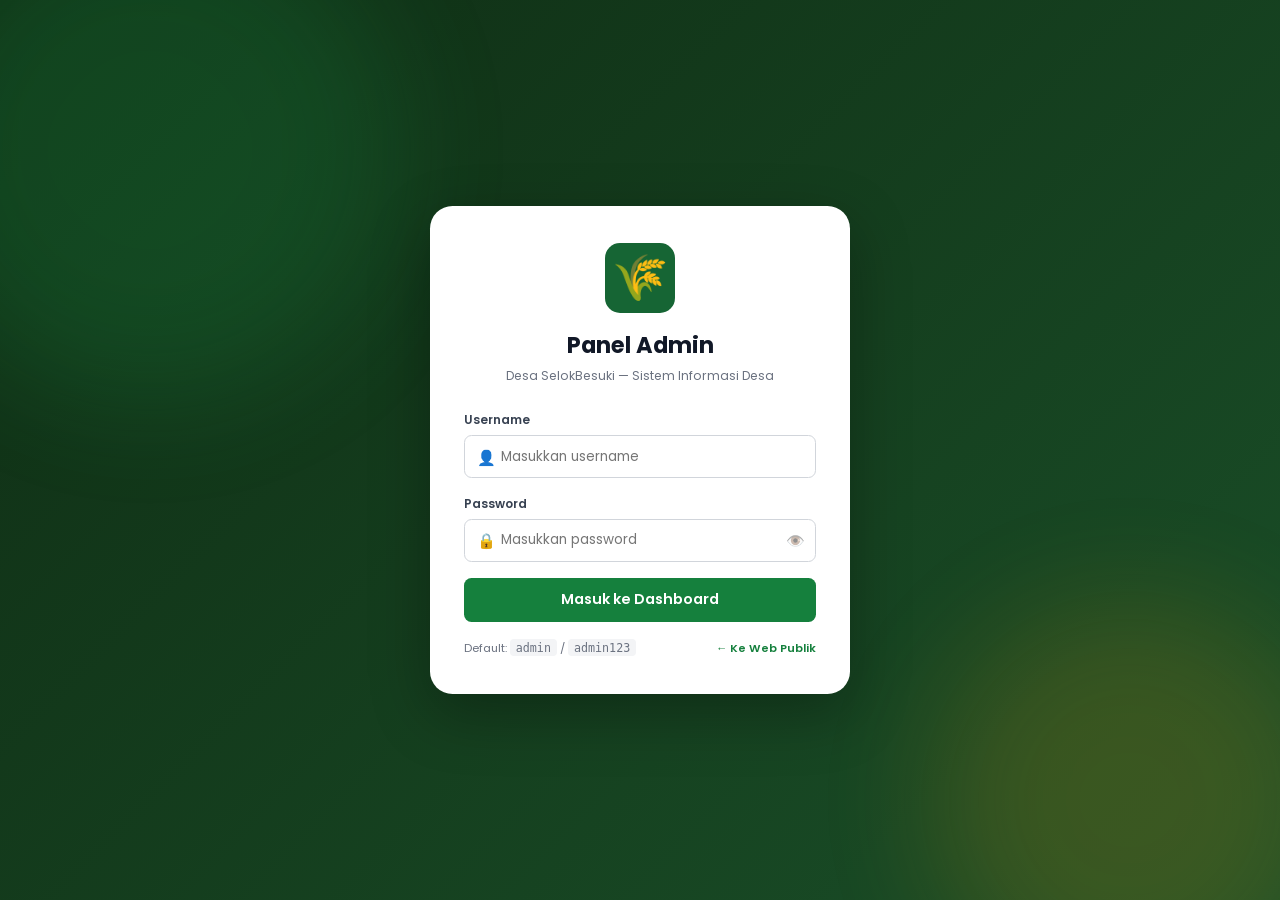
<file: admin/index.html>
<!DOCTYPE html>
<html lang="id">
<head>
  <meta charset="UTF-8"/>
  <meta name="viewport" content="width=device-width, initial-scale=1.0"/>
  <title>Admin — Desa SelokBesuki</title>
  <link rel="preconnect" href="https://fonts.googleapis.com"/>
  <link href="https://fonts.googleapis.com/css2?family=Poppins:wght@300;400;500;600;700&display=swap" rel="stylesheet"/>
  <link rel="stylesheet" href="admin.css"/>
</head>
<body class="login-page">

  <div class="login-bg">
    <div class="login-blob b1"></div>
    <div class="login-blob b2"></div>
  </div>

  <div class="login-card">
    <div class="login-logo">🌾</div>
    <h1>Panel Admin</h1>
    <p class="login-sub">Desa SelokBesuki — Sistem Informasi Desa</p>

    <form id="loginForm" novalidate>
      <div class="fl-group">
        <label>Username</label>
        <div class="input-wrap">
          <span class="input-icon">👤</span>
          <input type="text" id="loginUser" placeholder="Masukkan username" autocomplete="username" required/>
        </div>
      </div>
      <div class="fl-group">
        <label>Password</label>
        <div class="input-wrap">
          <span class="input-icon">🔒</span>
          <input type="password" id="loginPass" placeholder="Masukkan password" autocomplete="current-password" required/>
          <button type="button" class="toggle-pass" id="togglePass">👁️</button>
        </div>
      </div>

      <div id="loginError" class="login-error hidden">
        ❌ Username atau password salah. Coba lagi.
      </div>

      <button type="submit" class="login-btn" id="loginBtn">
        <span id="loginBtnText">Masuk ke Dashboard</span>
      </button>
    </form>

    <div class="login-hint">
      <span>Default: <code>admin</code> / <code>admin123</code></span>
      <a href="../index.html" class="back-publik">← Ke Web Publik</a>
    </div>
  </div>

  <script src="../shared-data.js"></script>
  <script>
    DesaDB.init();

    // Jika sudah login, langsung ke dashboard
    if (DesaDB.isLoggedIn()) location.href = 'dashboard.html';

    const form = document.getElementById('loginForm');
    const errEl = document.getElementById('loginError');
    const btn = document.getElementById('loginBtn');
    const btnText = document.getElementById('loginBtnText');

    form.addEventListener('submit', e => {
      e.preventDefault();
      const user = document.getElementById('loginUser').value.trim();
      const pass = document.getElementById('loginPass').value;
      errEl.classList.add('hidden');
      btn.disabled = true;
      btnText.textContent = '⏳ Memeriksa…';
      setTimeout(() => {
        if (DesaDB.login(user, pass)) {
          DesaDB.logActivity(`Login sebagai ${user}`);
          btnText.textContent = '✅ Berhasil! Mengalihkan…';
          setTimeout(() => location.href = 'dashboard.html', 600);
        } else {
          errEl.classList.remove('hidden');
          btn.disabled = false;
          btnText.textContent = 'Masuk ke Dashboard';
          document.getElementById('loginPass').value = '';
        }
      }, 700);
    });

    document.getElementById('togglePass').addEventListener('click', () => {
      const inp = document.getElementById('loginPass');
      inp.type = inp.type === 'password' ? 'text' : 'password';
    });
  </script>
</body>
</html>
</file>
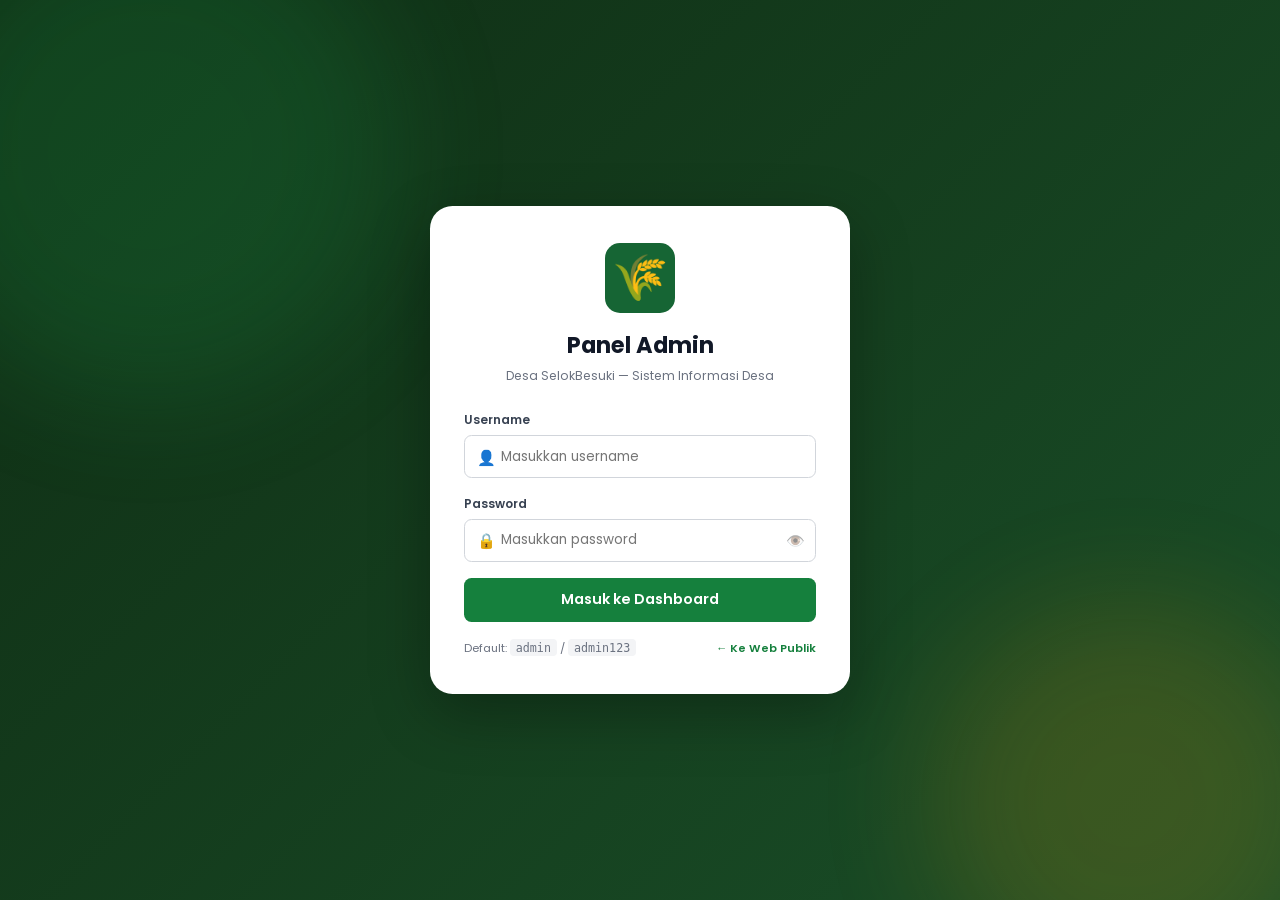
<file: admin/dashboard.html>
<!DOCTYPE html>
<html lang="id">
<head>
  <meta charset="UTF-8"/>
  <meta name="viewport" content="width=device-width, initial-scale=1.0"/>
  <title>Dashboard Admin — Desa SelokBesuki</title>
  <link rel="preconnect" href="https://fonts.googleapis.com"/>
  <link href="https://fonts.googleapis.com/css2?family=Poppins:wght@300;400;500;600;700&display=swap" rel="stylesheet"/>
  <link rel="stylesheet" href="admin.css"/>
</head>
<body class="admin-layout">

  <!-- ===== SIDEBAR ===== -->
  <aside class="sidebar" id="sidebar">
    <div class="sb-header">
      <div class="sb-logo">🌾</div>
      <div>
        <span class="sb-title">Desa SelokBesuki</span>
        <span class="sb-sub">Panel Admin</span>
      </div>
    </div>

    <nav class="sb-nav">
      <div class="sb-section-label">Menu Utama</div>
      <a href="#dashboard" class="sb-link active" data-page="dashboard">
        <span class="sb-icon">📊</span> Dashboard
      </a>
      <a href="#profil" class="sb-link" data-page="profil">
        <span class="sb-icon">🏡</span> Profil Desa
      </a>
      <a href="#sejarah" class="sb-link" data-page="sejarah">
        <span class="sb-icon">📜</span> Sejarah
      </a>
      <a href="#aset" class="sb-link" data-page="aset">
        <span class="sb-icon">🏛️</span> Aset Desa
      </a>
      <a href="#umkm" class="sb-link" data-page="umkm">
        <span class="sb-icon">🛒</span> UMKM
      </a>

      <div class="sb-section-label" style="margin-top:1rem">Komunikasi</div>
      <a href="#pesan" class="sb-link" data-page="pesan">
        <span class="sb-icon">✉️</span> Pesan Masuk
        <span class="sb-badge" id="unreadBadge"></span>
      </a>
      <a href="#log" class="sb-link" data-page="log">
        <span class="sb-icon">🕐</span> Log Aktivitas
      </a>

      <div class="sb-section-label" style="margin-top:1rem">Akun</div>
      <a href="#setelan" class="sb-link" data-page="setelan">
        <span class="sb-icon">⚙️</span> Pengaturan
      </a>
    </nav>

    <div class="sb-footer">
      <a href="../index.html" target="_blank" class="sb-publik-btn">🌐 Lihat Web Publik</a>
      <button class="sb-logout" id="logoutBtn">🚪 Keluar</button>
    </div>
  </aside>

  <!-- ===== MAIN ===== -->
  <div class="main-wrapper">

    <!-- Topbar -->
    <header class="topbar">
      <button class="topbar-toggle" id="sidebarToggle">☰</button>
      <div class="topbar-title" id="topbarTitle">Dashboard</div>
      <div class="topbar-right">
        <span class="topbar-time" id="topbarTime"></span>
        <div class="topbar-user" id="topbarUser">👤 Admin</div>
      </div>
    </header>

    <!-- Page Content -->
    <main class="page-content" id="pageContent">
      <!-- Rendered by JS -->
    </main>
  </div>

  <!-- ===== MODAL ===== -->
  <div class="modal-overlay hidden" id="modalOverlay">
    <div class="modal" id="modal">
      <div class="modal-header">
        <h3 id="modalTitle">Modal</h3>
        <button class="modal-close" id="modalClose">✕</button>
      </div>
      <div class="modal-body" id="modalBody"></div>
      <div class="modal-footer" id="modalFooter">
        <button class="btn btn-secondary" id="modalCancelBtn">Batal</button>
        <button class="btn btn-primary" id="modalSaveBtn">Simpan</button>
      </div>
    </div>
  </div>

  <!-- Toast -->
  <div id="toast" class="toast hidden"></div>

  <!-- Confirm dialog -->
  <div class="modal-overlay hidden" id="confirmOverlay">
    <div class="modal confirm-modal">
      <div class="confirm-icon">⚠️</div>
      <h3 id="confirmTitle">Konfirmasi</h3>
      <p id="confirmMsg"></p>
      <div class="modal-footer" style="justify-content:center">
        <button class="btn btn-secondary" id="confirmNo">Batal</button>
        <button class="btn btn-danger" id="confirmYes">Ya, Hapus</button>
      </div>
    </div>
  </div>

  <script src="../shared-data.js"></script>
  <script src="admin.js"></script>
</body>
</html>
</file>
<file: style.css>
/* ===========================
   RESET & BASE
=========================== */
*, *::before, *::after { box-sizing: border-box; margin: 0; padding: 0; }

:root {
  --green-900: #14532d;
  --green-800: #166534;
  --green-700: #15803d;
  --green-600: #16a34a;
  --green-500: #22c55e;
  --green-100: #dcfce7;
  --green-50:  #f0fdf4;
  --amber-500: #f59e0b;
  --amber-100: #fef3c7;
  --sky-600:   #0284c7;
  --gray-900:  #111827;
  --gray-800:  #1f2937;
  --gray-700:  #374151;
  --gray-600:  #4b5563;
  --gray-500:  #6b7280;
  --gray-300:  #d1d5db;
  --gray-100:  #f3f4f6;
  --gray-50:   #f9fafb;
  --white:     #ffffff;
  --shadow-sm: 0 1px 3px rgba(0,0,0,.08);
  --shadow:    0 4px 16px rgba(0,0,0,.10);
  --shadow-lg: 0 10px 40px rgba(0,0,0,.14);
  --radius:    1rem;
  --radius-sm: .6rem;
  --transition: .3s ease;
}

html { scroll-behavior: smooth; }

body {
  font-family: 'Poppins', sans-serif;
  color: var(--gray-800);
  background: var(--white);
  line-height: 1.65;
  overflow-x: hidden;
}

a { text-decoration: none; color: inherit; }
img { display: block; max-width: 100%; }
ul { list-style: none; }
button { cursor: pointer; border: none; background: none; }

.container {
  max-width: 1200px;
  margin: 0 auto;
  padding: 0 1.5rem;
}

/* ===========================
   NAVBAR
=========================== */
#navbar {
  position: fixed; top: 0; left: 0; right: 0; z-index: 1000;
  background: rgb(255, 255, 255);
  backdrop-filter: blur(14px);
  border-bottom: 1px solid rgba(0,0,0,.07);
  transition: box-shadow var(--transition);
}
#navbar.scrolled { box-shadow: var(--shadow); }

.nav-inner {
  display: flex; align-items: center; justify-content: space-between;
  height: 70px;
}

.nav-brand {
  display: flex; align-items: center; gap: .75rem;
}
.nav-logo {
  font-size: 2rem; line-height: 1;
  background: var(--green-800);
  width: 45px; height: 50px; border-radius: 10px;
  display: flex; align-items: center; justify-content: center;
}
.nav-title {
  display: block; font-weight: 700; font-size: 1.05rem; color: var(--green-800); line-height: 1.2;
}
.nav-sub {
  display: block; font-size: .7rem; color: var(--gray-500);
}

.nav-links {
  display: flex; align-items: center; gap: .25rem;
}
.nav-link {
  padding: .45rem .9rem;
  border-radius: 999px;
  font-size: .88rem;
  font-weight: 500;
  color: var(--gray-700);
  transition: background var(--transition), color var(--transition);
}
.nav-link:hover, .nav-link.active {
  background: var(--green-100);
  color: var(--green-800);
}

.hamburger {
  display: none;
  flex-direction: column; gap: 5px;
  padding: 6px;
}
.hamburger span {
  display: block; width: 24px; height: 2px;
  background: var(--gray-700); border-radius: 2px;
  transition: var(--transition);
}
.hamburger.open span:nth-child(1) { transform: translateY(7px) rotate(45deg); }
.hamburger.open span:nth-child(2) { opacity: 0; }
.hamburger.open span:nth-child(3) { transform: translateY(-7px) rotate(-45deg); }

/* ===========================
   HERO
=========================== */
.hero {
  position: relative;
  min-height: 100vh;
  display: flex; flex-direction: column;
  align-items: center; justify-content: center;
  overflow: hidden;
  padding-top: 70px;
}

.hero-bg {
  position: absolute; inset: 0;
  background:
    url("bg.jpg") center/cover no-repeat;
}
.hero-overlay {
  position: absolute; inset: 0;
  background: linear-gradient(
    160deg,
    rgba(5,46,22,.85) 0%,
    rgba(64, 67, 65, 0.75) 50%,
    rgba(2,20,8,.60) 100%
  );
}

.hero-content {
  position: relative;
  text-align: center;
  padding: 4rem 1.5rem 2rem;
  max-width: 800px;
  animation: fadeInUp .9s ease both;
}

.hero-badge {
  display: inline-block;
  background: rgba(255,255,255,.15);
  border: 1px solid rgba(255,255,255,.3);
  color: #bbf7d0;
  font-size: .78rem;
  font-weight: 600;
  letter-spacing: .08em;
  text-transform: uppercase;
  padding: .35rem 1rem;
  border-radius: 999px;
  margin-bottom: 1.2rem;
}

.hero-title {
  font-family: 'Merriweather', serif;
  font-size: clamp(2rem, 5vw, 3.5rem);
  color: var(--white);
  line-height: 1.25;
  margin-bottom: 1.2rem;
}
.hero-title .highlight {
  color: #86efac;
}

.hero-desc {
  font-size: clamp(.9rem, 2vw, 1.1rem);
  color: rgba(255,255,255,.85);
  max-width: 580px; margin: 0 auto 2rem;
}

.hero-actions {
  display: flex; gap: 1rem; justify-content: center; flex-wrap: wrap;
}

.btn {
  display: inline-flex; align-items: center; gap: .4rem;
  padding: .75rem 1.75rem;
  border-radius: 999px;
  font-weight: 600; font-size: .95rem;
  transition: all var(--transition);
}
.btn-primary {
  background: var(--green-600);
  color: var(--white);
  box-shadow: 0 4px 14px rgba(22,163,74,.4);
}
.btn-primary:hover {
  background: var(--green-700);
  transform: translateY(-2px);
  box-shadow: 0 6px 20px rgba(22,163,74,.5);
}
.btn-outline {
  background: transparent;
  color: var(--white);
  border: 2px solid rgba(255,255,255,.6);
}
.btn-outline:hover {
  background: rgba(255,255,255,.15);
  transform: translateY(-2px);
}

.hero-stats {
  position: relative;
  display: flex; align-items: center; gap: 0;
  background: rgba(255,255,255,.12);
  backdrop-filter: blur(16px);
  border: 1px solid rgba(255,255,255,.2);
  border-radius: var(--radius);
  padding: 1.2rem 2rem;
  margin: 2rem 1.5rem 3rem;
  flex-wrap: wrap; gap: 0;
  animation: fadeInUp 1.1s .2s ease both;
}
.stat-card {
  display: flex; flex-direction: column; align-items: center;
  padding: .5rem 2rem;
}
.stat-num {
  font-size: 1.8rem; font-weight: 800; color: #fff; line-height: 1;
}
.stat-label {
  font-size: .78rem; color: rgba(255,255,255,.75); margin-top: .2rem;
}
.stat-divider {
  width: 1px; height: 40px; background: rgba(255,255,255,.25);
}

/* ===========================
   SECTION SHARED
=========================== */
.section { padding: 5rem 0; }

.section-header {
  text-align: center; margin-bottom: 3rem;
}
.section-badge {
  display: inline-block;
  background: var(--green-100);
  color: var(--green-800);
  font-size: .75rem; font-weight: 700;
  letter-spacing: .1em; text-transform: uppercase;
  padding: .3rem .9rem;
  border-radius: 999px;
  margin-bottom: .75rem;
}
.section-badge.light {
  background: rgba(255,255,255,.2);
  color: #fff;
}
.section-title {
  font-family: 'Merriweather', serif;
  font-size: clamp(1.6rem, 3vw, 2.4rem);
  color: var(--gray-900);
  margin-bottom: .6rem;
}
.section-desc {
  color: var(--gray-600); font-size: .95rem; max-width: 580px; margin: 0 auto;
}
.section-header.light .section-title { color: var(--white); }
.section-header.light .section-desc { color: rgba(255,255,255,.8); }

/* ===========================
   PROFIL DESA
=========================== */
.profil-grid {
  display: grid;
  grid-template-columns: 1fr 1fr;
  gap: 1.5rem;
}

.profil-card {
  background: var(--white);
  border-radius: var(--radius);
  padding: 1.75rem;
  box-shadow: var(--shadow);
  border: 1px solid var(--gray-100);
  transition: transform var(--transition), box-shadow var(--transition);
}
.profil-card:hover {
  transform: translateY(-4px);
  box-shadow: var(--shadow-lg);
}

.profil-icon-wrap {
  margin-bottom: 1rem;
}
.profil-icon {
  font-size: 2rem;
  background: var(--green-50);
  width: 52px; height: 52px;
  border-radius: 12px;
  display: flex; align-items: center; justify-content: center;
}

.profil-card h3 {
  font-size: 1.1rem; font-weight: 700; color: var(--gray-900);
  margin-bottom: 1rem;
}

.info-table {
  width: 100%; border-collapse: collapse;
}
.info-table tr {
  border-bottom: 1px solid var(--gray-100);
}
.info-table td {
  padding: .55rem 0;
  font-size: .88rem;
}
.info-table td:first-child { color: var(--gray-500); width: 45%; }
.info-table td:last-child { color: var(--gray-800); }

.visi-misi blockquote {
  background: var(--green-50);
  border-left: 4px solid var(--green-500);
  padding: 1rem 1.2rem;
  border-radius: 0 var(--radius-sm) var(--radius-sm) 0;
  font-style: italic;
  color: var(--green-900);
  font-size: .9rem;
  line-height: 1.6;
}

.misi-list {
  display: flex; flex-direction: column; gap: .6rem;
}
.misi-list li {
  display: flex; align-items: flex-start; gap: .6rem;
  font-size: .88rem; color: var(--gray-700);
}
.misi-list li::before {
  content: "✓";
  color: var(--green-600);
  font-weight: 700;
  flex-shrink: 0;
  margin-top: .05rem;
}

.perangkat-list {
  display: flex; flex-direction: column; gap: .8rem;
}
.perangkat-item {
  display: flex; align-items: center; gap: .9rem;
  padding: .6rem;
  border-radius: var(--radius-sm);
  background: var(--gray-50);
  transition: background var(--transition);
}
.perangkat-item:hover { background: var(--green-50); }
.perangkat-item span { font-size: .78rem; color: var(--gray-500); display: block; }
.perangkat-item strong { font-size: .9rem; }

.avatar {
  width: 44px; height: 44px; border-radius: 50%;
  background: var(--green-800);
  color: white; font-weight: 700; font-size: .85rem;
  display: flex; align-items: center; justify-content: center;
  flex-shrink: 0;
}
.avatar.sm {
  width: 36px; height: 36px;
  font-size: .75rem;
  background: var(--green-600);
}
.perangkat-item.kepala .avatar { background: var(--amber-500); font-size: 1rem; }

.batas-grid {
  display: grid; grid-template-columns: 1fr 1fr; gap: .75rem;
  margin-bottom: 1.5rem;
}
.batas-item {
  background: var(--gray-50); border-radius: var(--radius-sm);
  padding: .75rem 1rem; display: flex; flex-direction: column; gap: .2rem;
}
.arah { font-size: .78rem; color: var(--gray-500); font-weight: 600; }
.batas-item > span:last-child { font-size: .88rem; font-weight: 600; }

.land-use h4 {
  font-size: .88rem; font-weight: 700; margin-bottom: .75rem; color: var(--gray-700);
}
.bar-wrap { display: flex; flex-direction: column; gap: .55rem; }
.bar-row {
  display: flex; align-items: center; gap: .75rem;
  font-size: .8rem; color: var(--gray-600);
}
.bar-row > span:first-child { width: 70px; }
.bar-row > span:last-child { width: 32px; text-align: right; font-weight: 600; }
.bar {
  flex: 1; height: 8px; background: var(--gray-100);
  border-radius: 999px; overflow: hidden;
}
.bar-fill {
  height: 100%; border-radius: 999px;
  animation: barGrow 1.2s ease both;
}

/* ===========================
   SEJARAH
=========================== */
.sejarah-section {
  background: linear-gradient(135deg, var(--green-900) 0%, #0f3d20 100%);
}

.sejarah-layout {
  display: grid; grid-template-columns: 1fr 1fr; gap: 3rem; align-items: start;
}

.narasi-card {
  background: rgba(255,255,255,.08);
  border: 1px solid rgba(255,255,255,.15);
  border-radius: var(--radius);
  padding: 2rem;
  color: rgba(255,255,255,.9);
  position: relative;
}
.quote-mark {
  font-size: 5rem; line-height: .5;
  color: rgba(255,255,255,.15);
  font-family: Georgia, serif;
  margin-bottom: .5rem;
}
.narasi-card p {
  font-size: .93rem; line-height: 1.8; margin-bottom: 1rem;
}
.narasi-card strong { color: #86efac; }
.narasi-card em { color: #fde68a; font-style: normal; font-weight: 600; }

/* Timeline */
.timeline { position: relative; padding-left: 2rem; }
.timeline::before {
  content: '';
  position: absolute; left: .5rem; top: 0; bottom: 0;
  width: 2px;
  background: rgba(255,255,255,.2);
}
.timeline-item {
  position: relative; margin-bottom: 1.75rem;
}
.tl-dot {
  position: absolute; left: -1.65rem; top: .3rem;
  width: 14px; height: 14px; border-radius: 50%;
  background: rgba(255,255,255,.3);
  border: 2px solid rgba(255,255,255,.5);
  transition: var(--transition);
}
.timeline-item:hover .tl-dot,
.timeline-item.active .tl-dot {
  background: var(--green-500);
  border-color: var(--green-300, #86efac);
  box-shadow: 0 0 10px rgba(34,197,94,.5);
}

.tl-year {
  display: inline-block;
  background: var(--green-500);
  color: var(--green-900);
  font-size: .72rem; font-weight: 800;
  padding: .15rem .6rem; border-radius: 999px;
  margin-bottom: .3rem;
}
.tl-content h4 {
  font-size: .95rem; color: #fff; font-weight: 600; margin-bottom: .3rem;
}
.tl-content p {
  font-size: .82rem; color: rgba(255,255,255,.65); line-height: 1.6;
}

/* ===========================
   ASET DESA
=========================== */
.aset-filter {
  display: flex; flex-wrap: wrap; gap: .5rem;
  margin-bottom: 2rem; justify-content: center;
}
.filter-btn {
  padding: .4rem 1.1rem;
  border-radius: 999px;
  font-size: .84rem; font-weight: 500;
  color: var(--gray-600);
  background: var(--gray-100);
  border: 2px solid transparent;
  transition: all var(--transition);
}
.filter-btn:hover { background: var(--green-100); color: var(--green-800); }
.filter-btn.active {
  background: var(--green-700); color: white;
  border-color: var(--green-700);
}

.aset-grid {
  display: grid; grid-template-columns: repeat(3, 1fr); gap: 1.25rem;
  margin-bottom: 2.5rem;
}
.aset-card {
  border-radius: var(--radius);
  background: var(--white);
  box-shadow: var(--shadow-sm);
  border: 1px solid var(--gray-100);
  overflow: hidden;
  transition: transform var(--transition), box-shadow var(--transition), opacity var(--transition);
}
.aset-card:hover {
  transform: translateY(-4px);
  box-shadow: var(--shadow-lg);
}
.aset-card.hidden { display: none; }

.aset-img {
  height: 90px;
  display: flex; align-items: center; justify-content: center;
  font-size: 2.5rem;
}
.aset-body {
  padding: 1.1rem;
}
.aset-tag {
  display: inline-block;
  font-size: .68rem; font-weight: 700; text-transform: uppercase; letter-spacing: .06em;
  color: var(--green-700); background: var(--green-50);
  padding: .15rem .6rem; border-radius: 999px; margin-bottom: .4rem;
}
.aset-body h4 {
  font-size: .95rem; font-weight: 700; margin-bottom: .4rem; color: var(--gray-900);
}
.aset-body p {
  font-size: .8rem; color: var(--gray-600); line-height: 1.55; margin-bottom: .75rem;
}
.aset-meta {
  display: flex; align-items: center; justify-content: space-between; gap: .5rem;
  font-size: .75rem; color: var(--gray-500);
}
.aset-status {
  padding: .15rem .6rem; border-radius: 999px;
  font-size: .7rem; font-weight: 700;
}
.aset-status.baik { background: #dcfce7; color: #15803d; }
.aset-status.sedang { background: #fef3c7; color: #b45309; }

.aset-summary {
  display: grid; grid-template-columns: repeat(4, 1fr); gap: 1rem;
  background: var(--green-800);
  border-radius: var(--radius);
  padding: 1.75rem;
}
.summary-item { text-align: center; }
.sum-num {
  display: block;
  font-size: 1.6rem; font-weight: 800; color: white; line-height: 1;
  margin-bottom: .3rem;
}
.sum-label { font-size: .78rem; color: rgba(255,255,255,.7); }

/* ===========================
   UMKM
=========================== */
.umkm-section {
  background: linear-gradient(135deg, #0c1a0e 0%, #14532d 100%);
}

.umkm-kategori {
  display: flex; flex-wrap: wrap; gap: .6rem;
  justify-content: center; margin-bottom: 2rem;
}
.uk-item {
  padding: .45rem 1.2rem;
  border-radius: 999px;
  font-size: .85rem; font-weight: 600;
  color: rgba(255,255,255,.65);
  background: rgba(255,255,255,.08);
  border: 1px solid rgba(255,255,255,.15);
  cursor: pointer;
  transition: all var(--transition);
}
.uk-item:hover { background: rgba(255,255,255,.15); color: white; }
.uk-item.active {
  background: var(--green-500); color: var(--green-900);
  border-color: var(--green-500);
}

.umkm-grid {
  display: grid; grid-template-columns: repeat(4, 1fr); gap: 1.25rem;
  margin-bottom: 2rem;
}
.umkm-card {
  background: var(--white);
  border-radius: var(--radius);
  overflow: hidden;
  box-shadow: var(--shadow);
  transition: transform var(--transition), box-shadow var(--transition);
}
.umkm-card:hover {
  transform: translateY(-6px);
  box-shadow: 0 16px 40px rgba(0,0,0,.2);
}
.umkm-card.hidden { display: none; }

.umkm-banner {
  height: 100px;
  display: flex; align-items: center; justify-content: center;
  position: relative;
}
.umkm-emoji { font-size: 3rem; }
.umkm-kat-badge {
  position: absolute; top: .6rem; right: .6rem;
  background: rgba(0,0,0,.35); color: white;
  font-size: .65rem; font-weight: 700; text-transform: uppercase;
  padding: .15rem .5rem; border-radius: 999px;
}

.umkm-body {
  padding: 1rem;
}
.umkm-body h4 {
  font-size: .9rem; font-weight: 700; color: var(--gray-900); margin-bottom: .2rem;
}
.umkm-pemilik {
  font-size: .75rem; color: var(--gray-500); margin-bottom: .5rem;
}
.umkm-body p:not(.umkm-pemilik) {
  font-size: .78rem; color: var(--gray-600); line-height: 1.55; margin-bottom: .75rem;
}
.umkm-tags {
  display: flex; flex-wrap: wrap; gap: .3rem; margin-bottom: .75rem;
}
.umkm-tags span {
  font-size: .65rem; font-weight: 600;
  background: var(--green-50); color: var(--green-800);
  padding: .15rem .5rem; border-radius: 999px;
}
.umkm-btn {
  display: block; text-align: center;
  background: var(--green-700); color: white;
  font-size: .78rem; font-weight: 600;
  padding: .45rem 1rem; border-radius: var(--radius-sm);
  transition: background var(--transition);
}
.umkm-btn:hover { background: var(--green-800); }

.umkm-cta {
  text-align: center;
  background: rgba(255,255,255,.08);
  border: 1px solid rgba(255,255,255,.15);
  border-radius: var(--radius);
  padding: 2rem;
}
.umkm-cta p {
  color: rgba(255,255,255,.8);
  font-size: .95rem;
  margin-bottom: 1rem;
}

/* ===========================
   KONTAK
=========================== */
.kontak-section { background: var(--gray-50); }

.kontak-grid {
  display: grid; grid-template-columns: 1fr 1.3fr; gap: 2.5rem;
}

.kontak-info {
  display: flex; flex-direction: column; gap: 1.1rem;
}
.kontak-item {
  display: flex; gap: 1rem; align-items: flex-start;
  background: white; padding: 1rem 1.2rem; border-radius: var(--radius-sm);
  box-shadow: var(--shadow-sm);
}
.kontak-icon {
  font-size: 1.4rem; flex-shrink: 0;
  width: 40px; height: 40px;
  display: flex; align-items: center; justify-content: center;
  background: var(--green-50); border-radius: 10px;
}
.kontak-item strong { display: block; font-size: .85rem; margin-bottom: .2rem; color: var(--gray-900); }
.kontak-item p { font-size: .82rem; color: var(--gray-600); line-height: 1.55; }

.kontak-sosmed {
  display: flex; gap: .6rem; flex-wrap: wrap;
}
.sosmed-btn {
  padding: .4rem 1rem;
  border-radius: 999px;
  font-size: .78rem; font-weight: 600;
  background: var(--green-800); color: white;
  transition: background var(--transition), transform var(--transition);
}
.sosmed-btn:hover {
  background: var(--green-700); transform: translateY(-2px);
}

.kontak-form {
  background: white;
  border-radius: var(--radius);
  padding: 2rem;
  box-shadow: var(--shadow);
}
.kontak-form h3 {
  font-size: 1.15rem; font-weight: 700; margin-bottom: 1.25rem; color: var(--gray-900);
}
.form-group {
  margin-bottom: 1rem;
}
.form-row {
  display: grid; grid-template-columns: 1fr 1fr; gap: 1rem;
}
label {
  display: block; font-size: .8rem; font-weight: 600;
  color: var(--gray-700); margin-bottom: .35rem;
}
input, select, textarea {
  width: 100%;
  padding: .65rem 1rem;
  border-radius: var(--radius-sm);
  border: 1.5px solid var(--gray-300);
  font-family: inherit; font-size: .88rem;
  color: var(--gray-800);
  background: var(--white);
  transition: border-color var(--transition), box-shadow var(--transition);
  outline: none;
  appearance: none;
}
input:focus, select:focus, textarea:focus {
  border-color: var(--green-500);
  box-shadow: 0 0 0 3px rgba(34,197,94,.15);
}
textarea { resize: vertical; }
.full-width { width: 100%; justify-content: center; }

/* ===========================
   FOOTER
=========================== */
.footer {
  background: var(--gray-900);
  color: rgba(255,255,255,.75);
}
.footer-inner {
  display: grid; grid-template-columns: 2fr 1fr 1fr 1fr;
  gap: 2rem; padding: 3rem 1.5rem;
}
.footer-brand {
  display: flex; gap: 1rem; align-items: flex-start;
}
.footer-logo {
  font-size: 2rem;
  background: var(--green-800);
  width: 44px; height: 44px; border-radius: 10px;
  display: flex; align-items: center; justify-content: center;
  flex-shrink: 0;
}
.footer-brand strong { display: block; color: white; font-size: 1rem; margin-bottom: .3rem; }
.footer-brand p { font-size: .78rem; line-height: 1.6; }

.footer-links {
  display: flex; flex-direction: column; gap: .5rem;
}
.footer-links strong {
  color: white; font-size: .85rem; margin-bottom: .3rem;
}
.footer-links a {
  font-size: .8rem;
  color: rgba(255,255,255,.6);
  transition: color var(--transition);
}
.footer-links a:hover { color: var(--green-400, #4ade80); }

.footer-bottom {
  display: flex;
  flex-direction: column;
  align-items: center;
  gap: .85rem;
  border-top: 1px solid rgba(255,255,255,.08);
  text-align: center;
  padding: 1.2rem clamp(1rem, 4vw, 1.5rem);
  font-size: clamp(.68rem, 2vw, .75rem);
  color: rgba(255,255,255,.4);
}
.footer-bottom p { max-width: 100%; }
.footer-admin-link {
  display: inline-flex;
  min-height: 44px;
  align-items: center;
  justify-content: center;
  padding: .6rem 1.25rem;
  border: 1px solid rgba(255,255,255,.24);
  border-radius: 999px;
  background: var(--green-800);
  color: white;
  font-size: clamp(.8rem, 2vw, .9rem);
  font-weight: 600;
  transition: background var(--transition), transform var(--transition);
}
.footer-admin-link:hover {
  background: var(--green-700);
  transform: translateY(-2px);
}
.footer-admin-link:focus-visible {
  outline: 3px solid #86efac;
  outline-offset: 3px;
}

/* ===========================
   BACK TO TOP
=========================== */
.back-to-top {
  position: fixed; bottom: 1.5rem; right: 1.5rem;
  width: 44px; height: 44px; border-radius: 50%;
  background: var(--green-700); color: white;
  font-size: 1.1rem; font-weight: 700;
  box-shadow: var(--shadow);
  display: flex; align-items: center; justify-content: center;
  opacity: 0; pointer-events: none;
  transition: opacity var(--transition), transform var(--transition);
  z-index: 999;
}
.back-to-top.visible { opacity: 1; pointer-events: auto; }
.back-to-top:hover { transform: translateY(-3px); background: var(--green-800); }

/* ===========================
   ANIMATIONS
=========================== */
@keyframes fadeInUp {
  from { opacity: 0; transform: translateY(28px); }
  to   { opacity: 1; transform: translateY(0); }
}
@keyframes barGrow {
  from { width: 0 !important; }
}

/* Scroll-triggered reveal */
.reveal {
  opacity: 0; transform: translateY(24px);
  transition: opacity .6s ease, transform .6s ease;
}
.reveal.visible { opacity: 1; transform: none; }

/* ===========================
   RESPONSIVE
=========================== */
@media (max-width: 1024px) {
  .umkm-grid { grid-template-columns: repeat(2, 1fr); }
  .footer-inner { grid-template-columns: 1fr 1fr; }
}

@media (max-width: 768px) {
  .nav-inner {
    height: auto;
    min-height: 70px;
    flex-wrap: wrap;
    row-gap: .35rem;
    padding-top: .45rem;
    padding-bottom: .45rem;
  }
  .nav-inner nav { flex: 0 0 100%; min-width: 0; }
  .hamburger { display: none; }
  .nav-links {
    flex-wrap: nowrap;
    gap: .25rem;
    overflow-x: auto;
    overflow-y: hidden;
    padding-bottom: .15rem;
    white-space: nowrap;
    scrollbar-width: none;
    -webkit-overflow-scrolling: touch;
  }
  .nav-links::-webkit-scrollbar { display: none; }
  .nav-link { flex: 0 0 auto; padding: .45rem .8rem; }

  .hero { padding-top: 110px; }
  .hero-stats { flex-direction: row; flex-wrap: wrap; justify-content: center; }
  .stat-divider { display: none; }
  .stat-card { padding: .5rem 1rem; }

  .profil-grid { grid-template-columns: 1fr; }
  .sejarah-layout { grid-template-columns: 1fr; }
  .aset-grid { grid-template-columns: repeat(2, 1fr); }
  .aset-summary { grid-template-columns: repeat(2, 1fr); }
  .umkm-grid { grid-template-columns: 1fr; }
  .kontak-grid { grid-template-columns: 1fr; }
  .footer-inner { grid-template-columns: 1fr 1fr; }
  .form-row { grid-template-columns: 1fr; }
}

@media (max-width: 480px) {
  .aset-grid { grid-template-columns: 1fr; }
  .aset-summary { grid-template-columns: repeat(2, 1fr); }
  .footer-inner { grid-template-columns: 1fr; gap: 1.5rem; padding: 2rem 1rem; }
  .footer-bottom { padding: 1rem; }
  .footer-bottom p { overflow-wrap: anywhere; }
  .footer-admin-link { width: min(100%, 16rem); }
  .hero-stats { flex-direction: column; align-items: stretch; }
  .stat-divider { display: block; width: 100%; height: 1px; }
}
</file>
<file: admin/admin.css>
/* =============================================
   admin.css — Stylesheet Panel Admin Desa
============================================= */

*, *::before, *::after { box-sizing: border-box; margin: 0; padding: 0; }

:root {
  --green-900: #14532d;
  --green-800: #166534;
  --green-700: #15803d;
  --green-600: #16a34a;
  --green-500: #22c55e;
  --green-100: #dcfce7;
  --green-50:  #f0fdf4;
  --amber-500: #f59e0b;
  --amber-100: #fef3c7;
  --red-600:   #dc2626;
  --red-100:   #fee2e2;
  --sky-600:   #0284c7;
  --sky-100:   #e0f2fe;
  --purple-600:#9333ea;
  --purple-100:#f3e8ff;
  --gray-900:  #111827;
  --gray-800:  #1f2937;
  --gray-700:  #374151;
  --gray-600:  #4b5563;
  --gray-500:  #6b7280;
  --gray-400:  #9ca3af;
  --gray-300:  #d1d5db;
  --gray-200:  #e5e7eb;
  --gray-100:  #f3f4f6;
  --gray-50:   #f9fafb;
  --white:     #ffffff;
  --sidebar-w: 260px;
  --topbar-h:  60px;
  --shadow:    0 2px 12px rgba(0,0,0,.08);
  --shadow-lg: 0 8px 32px rgba(0,0,0,.12);
  --radius:    .875rem;
  --radius-sm: .5rem;
  --transition:.25s ease;
}

html { font-size: 15px; }
body { font-family: 'Poppins', sans-serif; color: var(--gray-800); background: var(--gray-50); }
a { text-decoration: none; color: inherit; }
button { cursor: pointer; font-family: inherit; }
input, select, textarea { font-family: inherit; }

/* =============================================
   LOGIN PAGE
============================================= */
.login-page {
  min-height: 100vh;
  display: flex; align-items: center; justify-content: center;
  background: linear-gradient(135deg, #0f2d14 0%, #1a4f28 100%);
  overflow: hidden;
}
.login-bg { position: fixed; inset: 0; pointer-events: none; }
.login-blob {
  position: absolute; border-radius: 50%;
  opacity: .15; filter: blur(60px);
}
.b1 { width: 500px; height: 500px; background: #22c55e; top: -100px; left: -100px; }
.b2 { width: 400px; height: 400px; background: #f59e0b; bottom: -100px; right: -50px; }

.login-card {
  position: relative; z-index: 1;
  background: white; border-radius: 1.5rem;
  padding: 2.5rem 2.25rem;
  width: 100%; max-width: 420px;
  box-shadow: 0 20px 60px rgba(0,0,0,.3);
  animation: slideIn .4s ease;
}
@keyframes slideIn { from { opacity:0; transform:translateY(20px); } }

.login-logo {
  font-size: 3rem; text-align: center; margin-bottom: .5rem;
  background: var(--green-800); border-radius: 1rem;
  width: 70px; height: 70px;
  display: flex; align-items: center; justify-content: center;
  margin: 0 auto 1rem;
}
.login-card h1 {
  text-align: center; font-size: 1.5rem; font-weight: 700;
  color: var(--gray-900); margin-bottom: .3rem;
}
.login-sub {
  text-align: center; font-size: .82rem; color: var(--gray-500); margin-bottom: 1.75rem;
}

.fl-group { margin-bottom: 1.1rem; }
.fl-group label { display: block; font-size: .8rem; font-weight: 600; color: var(--gray-700); margin-bottom: .4rem; }
.input-wrap { position: relative; }
.input-icon { position: absolute; left: .85rem; top: 50%; transform: translateY(-50%); font-size: 1rem; }
.input-wrap input {
  width: 100%; padding: .7rem .9rem .7rem 2.4rem;
  border: 1.5px solid var(--gray-300); border-radius: var(--radius-sm);
  font-size: .9rem; color: var(--gray-800); outline: none;
  transition: border-color var(--transition), box-shadow var(--transition);
}
.input-wrap input:focus { border-color: var(--green-500); box-shadow: 0 0 0 3px rgba(34,197,94,.12); }
.toggle-pass {
  position: absolute; right: .75rem; top: 50%; transform: translateY(-50%);
  background: none; border: none; cursor: pointer; font-size: 1rem; opacity: .5;
}
.toggle-pass:hover { opacity: 1; }

.login-error {
  background: var(--red-100); color: var(--red-600);
  font-size: .82rem; padding: .6rem .9rem; border-radius: var(--radius-sm);
  margin-bottom: .9rem; border: 1px solid #fca5a5;
}
.login-btn {
  width: 100%; padding: .75rem;
  background: var(--green-700); color: white;
  border: none; border-radius: var(--radius-sm);
  font-size: .95rem; font-weight: 600;
  transition: background var(--transition), transform var(--transition);
  margin-bottom: 1.2rem;
}
.login-btn:hover:not(:disabled) { background: var(--green-800); transform: translateY(-1px); }
.login-btn:disabled { opacity: .7; }

.login-hint {
  display: flex; justify-content: space-between; align-items: center;
  font-size: .75rem; color: var(--gray-500);
}
.login-hint code { background: var(--gray-100); padding: .1rem .4rem; border-radius: 4px; font-size: .78rem; }
.back-publik { color: var(--green-700); font-weight: 600; }
.back-publik:hover { text-decoration: underline; }

/* =============================================
   ADMIN LAYOUT
============================================= */
.admin-layout { display: flex; min-height: 100vh; }

/* --- Sidebar --- */
.sidebar {
  width: var(--sidebar-w); min-height: 100vh;
  background: var(--green-900);
  display: flex; flex-direction: column;
  position: fixed; top: 0; left: 0; bottom: 0;
  z-index: 200; overflow-y: auto;
  transition: transform var(--transition);
}
.sidebar.collapsed { transform: translateX(calc(-1 * var(--sidebar-w))); }

.sb-header {
  display: flex; align-items: center; gap: .75rem;
  padding: 1.2rem 1.25rem;
  border-bottom: 1px solid rgba(255,255,255,.1);
}
.sb-logo {
  font-size: 1.5rem; background: rgba(255,255,255,.12);
  width: 40px; height: 40px; border-radius: 10px;
  display: flex; align-items: center; justify-content: center; flex-shrink: 0;
}
.sb-title { display: block; font-size: .9rem; font-weight: 700; color: white; line-height: 1.2; }
.sb-sub { display: block; font-size: .68rem; color: rgba(255,255,255,.5); }

.sb-nav { flex: 1; padding: 1rem .75rem; display: flex; flex-direction: column; gap: .2rem; }
.sb-section-label {
  font-size: .64rem; font-weight: 700; text-transform: uppercase; letter-spacing: .1em;
  color: rgba(255,255,255,.35); padding: .4rem .5rem .2rem;
}
.sb-link {
  display: flex; align-items: center; gap: .65rem;
  padding: .6rem .9rem; border-radius: var(--radius-sm);
  font-size: .85rem; font-weight: 500; color: rgba(255,255,255,.65);
  transition: background var(--transition), color var(--transition);
  position: relative;
}
.sb-link:hover { background: rgba(255,255,255,.1); color: white; }
.sb-link.active { background: var(--green-600); color: white; }
.sb-icon { font-size: 1rem; }
.sb-badge {
  margin-left: auto;
  background: #ef4444; color: white;
  font-size: .65rem; font-weight: 700;
  min-width: 18px; height: 18px;
  border-radius: 999px; display: flex; align-items: center; justify-content: center;
  padding: 0 4px;
}

.sb-footer {
  padding: 1rem .75rem;
  border-top: 1px solid rgba(255,255,255,.1);
  display: flex; flex-direction: column; gap: .5rem;
}
.sb-publik-btn {
  display: block; text-align: center;
  background: rgba(255,255,255,.1); color: rgba(255,255,255,.8);
  padding: .5rem; border-radius: var(--radius-sm);
  font-size: .8rem; font-weight: 500;
  transition: background var(--transition);
}
.sb-publik-btn:hover { background: rgba(255,255,255,.18); }
.sb-logout {
  width: 100%; text-align: center;
  background: rgba(239,68,68,.2); color: #fca5a5;
  padding: .5rem; border-radius: var(--radius-sm);
  font-size: .8rem; font-weight: 500; border: none;
  transition: background var(--transition);
}
.sb-logout:hover { background: rgba(239,68,68,.35); }

/* --- Main --- */
.main-wrapper {
  flex: 1;
  margin-left: var(--sidebar-w);
  display: flex; flex-direction: column;
  min-height: 100vh;
  transition: margin-left var(--transition);
}
.main-wrapper.full { margin-left: 0; }

/* --- Topbar --- */
.topbar {
  position: sticky; top: 0; z-index: 100;
  height: var(--topbar-h);
  background: white;
  border-bottom: 1px solid var(--gray-200);
  display: flex; align-items: center; gap: 1rem;
  padding: 0 1.5rem;
  box-shadow: var(--shadow);
}
.topbar-toggle {
  font-size: 1.3rem; background: none; border: none;
  color: var(--gray-500); padding: .3rem;
}
.topbar-title { font-weight: 700; font-size: 1rem; color: var(--gray-900); flex: 1; }
.topbar-right { display: flex; align-items: center; gap: 1rem; }
.topbar-time { font-size: .78rem; color: var(--gray-500); }
.topbar-user {
  background: var(--green-50); color: var(--green-800);
  padding: .35rem .9rem; border-radius: 999px;
  font-size: .8rem; font-weight: 600;
}

/* --- Page content --- */
.page-content { flex: 1; padding: 1.75rem; overflow-y: auto; }

/* =============================================
   SHARED COMPONENTS
============================================= */
/* Buttons */
.btn {
  display: inline-flex; align-items: center; gap: .4rem;
  padding: .5rem 1.1rem; border-radius: var(--radius-sm);
  font-size: .84rem; font-weight: 600; border: none;
  cursor: pointer; transition: all var(--transition);
}
.btn-primary { background: var(--green-600); color: white; }
.btn-primary:hover { background: var(--green-700); transform: translateY(-1px); }
.btn-secondary { background: var(--gray-100); color: var(--gray-700); }
.btn-secondary:hover { background: var(--gray-200); }
.btn-danger { background: var(--red-600); color: white; }
.btn-danger:hover { background: #b91c1c; }
.btn-sm { padding: .3rem .75rem; font-size: .75rem; }
.btn-outline { background: transparent; color: var(--green-700); border: 1.5px solid var(--green-700); }
.btn-outline:hover { background: var(--green-50); }

/* Page header */
.page-header {
  display: flex; align-items: center; justify-content: space-between;
  margin-bottom: 1.5rem; gap: 1rem; flex-wrap: wrap;
}
.page-header h2 { font-size: 1.2rem; font-weight: 700; color: var(--gray-900); }
.page-header p { font-size: .82rem; color: var(--gray-500); margin-top: .15rem; }

/* Cards */
.card {
  background: white; border-radius: var(--radius);
  padding: 1.4rem; box-shadow: var(--shadow);
  border: 1px solid var(--gray-100);
}
.card-title { font-size: .9rem; font-weight: 700; color: var(--gray-900); margin-bottom: 1rem; }

/* Grid helpers */
.grid-2 { display: grid; grid-template-columns: 1fr 1fr; gap: 1.25rem; }
.grid-3 { display: grid; grid-template-columns: repeat(3, 1fr); gap: 1.25rem; }
.grid-4 { display: grid; grid-template-columns: repeat(4, 1fr); gap: 1.25rem; }

/* Stat cards */
.stat-card-admin {
  background: white; border-radius: var(--radius);
  padding: 1.25rem 1.4rem;
  box-shadow: var(--shadow);
  display: flex; align-items: center; gap: 1rem;
  border: 1px solid var(--gray-100);
  transition: transform var(--transition), box-shadow var(--transition);
}
.stat-card-admin:hover { transform: translateY(-2px); box-shadow: var(--shadow-lg); }
.stat-icon-wrap {
  width: 48px; height: 48px; border-radius: 12px;
  display: flex; align-items: center; justify-content: center;
  font-size: 1.4rem; flex-shrink: 0;
}
.stat-num-admin { font-size: 1.6rem; font-weight: 800; color: var(--gray-900); line-height: 1; }
.stat-label-admin { font-size: .75rem; color: var(--gray-500); margin-top: .15rem; }

/* Table */
.tbl-wrap { overflow-x: auto; }
table.admin-table {
  width: 100%; border-collapse: collapse;
}
.admin-table th {
  text-align: left; padding: .6rem 1rem;
  font-size: .75rem; font-weight: 700; text-transform: uppercase; letter-spacing: .06em;
  color: var(--gray-500); border-bottom: 2px solid var(--gray-200);
  white-space: nowrap;
}
.admin-table td {
  padding: .75rem 1rem; font-size: .84rem; color: var(--gray-700);
  border-bottom: 1px solid var(--gray-100);
}
.admin-table tr:last-child td { border-bottom: none; }
.admin-table tr:hover td { background: var(--gray-50); }

/* Badge */
.badge {
  display: inline-block; padding: .15rem .6rem; border-radius: 999px;
  font-size: .68rem; font-weight: 700;
}
.badge-green { background: var(--green-100); color: var(--green-800); }
.badge-amber { background: var(--amber-100); color: #92400e; }
.badge-red   { background: var(--red-100); color: var(--red-600); }
.badge-sky   { background: var(--sky-100); color: var(--sky-600); }
.badge-purple{ background: var(--purple-100); color: var(--purple-600); }
.badge-gray  { background: var(--gray-100); color: var(--gray-600); }

/* Form elements */
.form-group { margin-bottom: 1rem; }
.form-row { display: grid; grid-template-columns: 1fr 1fr; gap: 1rem; }
.form-group label { display: block; font-size: .79rem; font-weight: 600; color: var(--gray-700); margin-bottom: .35rem; }
.form-group input,
.form-group select,
.form-group textarea {
  width: 100%; padding: .6rem .9rem;
  border: 1.5px solid var(--gray-300); border-radius: var(--radius-sm);
  font-size: .88rem; outline: none;
  transition: border-color var(--transition), box-shadow var(--transition);
}
.form-group input:focus,
.form-group select:focus,
.form-group textarea:focus {
  border-color: var(--green-500);
  box-shadow: 0 0 0 3px rgba(34,197,94,.1);
}
.form-group textarea { resize: vertical; }
.form-group small { display: block; font-size: .72rem; color: var(--gray-400); margin-top: .3rem; }

/* Modal */
.modal-overlay {
  position: fixed; inset: 0; z-index: 500;
  background: rgba(0,0,0,.5); backdrop-filter: blur(4px);
  display: flex; align-items: center; justify-content: center;
  padding: 1.5rem;
}
.modal-overlay.hidden { display: none; }
.modal {
  background: white; border-radius: var(--radius);
  width: 100%; max-width: 580px; max-height: 90vh;
  display: flex; flex-direction: column;
  box-shadow: var(--shadow-lg);
  animation: modalIn .2s ease;
}
@keyframes modalIn { from { opacity:0; transform:scale(.96); } }
.modal-header {
  display: flex; align-items: center; justify-content: space-between;
  padding: 1.1rem 1.4rem; border-bottom: 1px solid var(--gray-200);
}
.modal-header h3 { font-size: 1rem; font-weight: 700; }
.modal-close {
  width: 28px; height: 28px; border-radius: 50%;
  background: var(--gray-100); border: none;
  display: flex; align-items: center; justify-content: center;
  font-size: .85rem; color: var(--gray-500);
}
.modal-close:hover { background: var(--gray-200); }
.modal-body { flex: 1; overflow-y: auto; padding: 1.4rem; }
.modal-footer {
  padding: 1rem 1.4rem; border-top: 1px solid var(--gray-200);
  display: flex; gap: .6rem; justify-content: flex-end;
}

.confirm-modal {
  max-width: 380px; text-align: center; padding: 2rem 1.75rem;
}
.confirm-icon { font-size: 3rem; margin-bottom: .75rem; }
.confirm-modal h3 { font-size: 1.1rem; font-weight: 700; margin-bottom: .5rem; }
.confirm-modal p { font-size: .88rem; color: var(--gray-600); margin-bottom: 1rem; }

/* Toast */
.toast {
  position: fixed; bottom: 1.5rem; right: 1.5rem; z-index: 999;
  background: var(--gray-900); color: white;
  padding: .7rem 1.2rem; border-radius: var(--radius-sm);
  font-size: .84rem; font-weight: 500;
  box-shadow: var(--shadow-lg);
  animation: toastIn .3s ease;
  max-width: 320px;
}
.toast.hidden { display: none; }
.toast.success { background: var(--green-700); }
.toast.error   { background: var(--red-600); }
@keyframes toastIn { from { opacity:0; transform:translateY(10px); } }

/* Search/filter bar */
.table-toolbar {
  display: flex; align-items: center; gap: .75rem;
  margin-bottom: 1rem; flex-wrap: wrap;
}
.search-input {
  flex: 1; min-width: 180px;
  padding: .5rem .9rem;
  border: 1.5px solid var(--gray-300); border-radius: var(--radius-sm);
  font-size: .84rem; outline: none;
  transition: border-color var(--transition);
}
.search-input:focus { border-color: var(--green-500); }

/* Emoji picker grid */
.emoji-grid {
  display: grid; grid-template-columns: repeat(8, 1fr); gap: .3rem;
  margin-top: .5rem;
}
.emoji-pick {
  font-size: 1.3rem; padding: .3rem;
  border: 2px solid transparent; border-radius: 6px;
  cursor: pointer; text-align: center;
  transition: border-color var(--transition), background var(--transition);
  background: none;
}
.emoji-pick:hover, .emoji-pick.selected { border-color: var(--green-500); background: var(--green-50); }

/* Activity log */
.log-item {
  display: flex; align-items: flex-start; gap: .9rem;
  padding: .7rem 0; border-bottom: 1px solid var(--gray-100);
}
.log-item:last-child { border-bottom: none; }
.log-dot { width: 8px; height: 8px; border-radius: 50%; background: var(--green-500); flex-shrink: 0; margin-top: .4rem; }
.log-action { font-size: .84rem; color: var(--gray-800); font-weight: 500; }
.log-time { font-size: .72rem; color: var(--gray-400); margin-top: .1rem; }

/* Pesan cards */
.pesan-card {
  background: white; border-radius: var(--radius-sm);
  padding: 1rem 1.2rem; border: 1px solid var(--gray-200);
  margin-bottom: .75rem;
  transition: box-shadow var(--transition);
}
.pesan-card:hover { box-shadow: var(--shadow); }
.pesan-card.unread { border-left: 3px solid var(--green-500); }
.pesan-header { display: flex; justify-content: space-between; align-items: center; margin-bottom: .4rem; }
.pesan-nama { font-weight: 700; font-size: .9rem; color: var(--gray-900); }
.pesan-waktu { font-size: .72rem; color: var(--gray-400); }
.pesan-keperluan { font-size: .72rem; margin-bottom: .4rem; }
.pesan-isi { font-size: .82rem; color: var(--gray-600); line-height: 1.55; }
.pesan-actions { display: flex; gap: .5rem; margin-top: .6rem; }

/* Quick stat in dashboard top */
.dash-welcome {
  background: linear-gradient(135deg, var(--green-800) 0%, #0f3d20 100%);
  border-radius: var(--radius); padding: 1.5rem 1.75rem;
  color: white; margin-bottom: 1.5rem;
  display: flex; align-items: center; justify-content: space-between;
  gap: 1rem; flex-wrap: wrap;
}
.dash-welcome h2 { font-size: 1.3rem; font-weight: 700; margin-bottom: .3rem; }
.dash-welcome p { font-size: .85rem; color: rgba(255,255,255,.75); }
.dash-welcome-emoji { font-size: 3.5rem; }

/* Timeline form list */
.timeline-admin-list { display: flex; flex-direction: column; gap: .6rem; }
.tl-admin-item {
  display: flex; align-items: center; gap: 1rem;
  background: var(--gray-50); border-radius: var(--radius-sm);
  padding: .75rem 1rem; border: 1px solid var(--gray-200);
  transition: background var(--transition);
}
.tl-admin-item:hover { background: var(--green-50); }
.tl-year-pill {
  background: var(--green-700); color: white;
  font-size: .75rem; font-weight: 800;
  padding: .15rem .65rem; border-radius: 999px; flex-shrink: 0;
}
.tl-admin-info { flex: 1; }
.tl-admin-info strong { font-size: .88rem; color: var(--gray-900); display: block; }
.tl-admin-info span { font-size: .75rem; color: var(--gray-500); }
.tl-admin-actions { display: flex; gap: .4rem; }

/* Profil edit form */
.profil-section { margin-bottom: 1.5rem; }
.profil-section-title {
  font-size: .78rem; font-weight: 700; text-transform: uppercase; letter-spacing: .07em;
  color: var(--green-700); margin-bottom: .9rem;
  padding-bottom: .4rem; border-bottom: 2px solid var(--green-100);
}

/* Empty state */
.empty-state { text-align: center; padding: 3rem 1rem; color: var(--gray-400); }
.empty-state .es-icon { font-size: 3.5rem; margin-bottom: .75rem; }
.empty-state p { font-size: .88rem; }

/* Hidden utility */
.hidden { display: none !important; }

/* =============================================
   RESPONSIVE
============================================= */
@media (max-width: 768px) {
  .sidebar { transform: translateX(calc(-1 * var(--sidebar-w))); }
  .sidebar.open { transform: translateX(0); }
  .main-wrapper { margin-left: 0; }
  .grid-4 { grid-template-columns: repeat(2, 1fr); }
  .grid-3 { grid-template-columns: repeat(2, 1fr); }
  .grid-2 { grid-template-columns: 1fr; }
  .form-row { grid-template-columns: 1fr; }
  .dash-welcome { flex-direction: column; }
}
@media (max-width: 480px) {
  .grid-4, .grid-3, .grid-2 { grid-template-columns: 1fr; }
  .page-content { padding: 1rem; }
}
</file>
